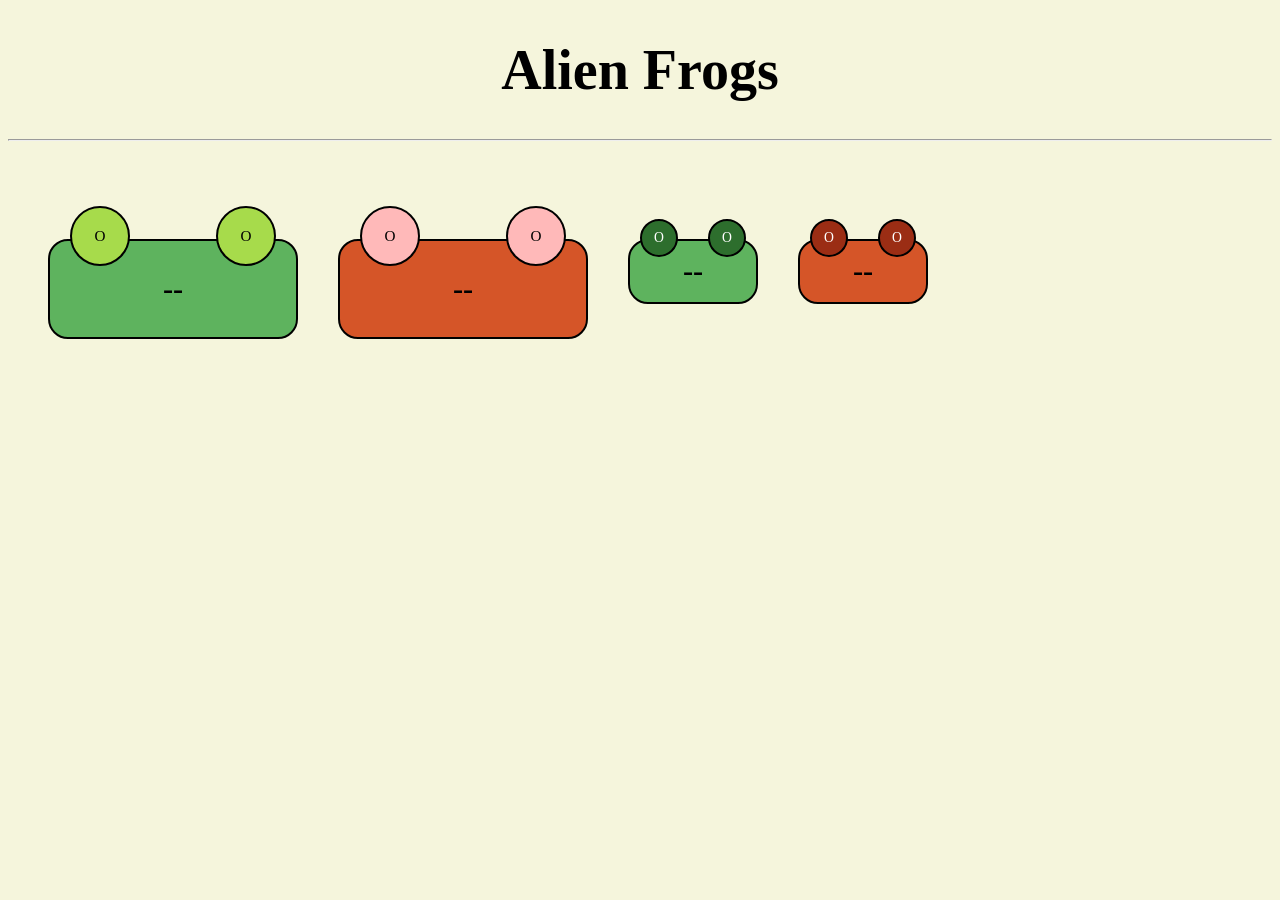
<file: 07-positioning-and-display/01-alien-frogs/index.html>
<!DOCTYPE html>
<html lang="en">
    <head>
        <title>Alien Frogs</title>
        <meta charset="utf-8">
        <meta name="author" content="Luca Varesio">
        <meta name="viewport" content="width=device-width , initial-scale=1">
        <meta name="description" content="Website that uses div elements to create alien frogs and arranges them on the page using display and position properties in CSS">
        <link rel="stylesheet" href="./assets/styles/style.css" />
    </head>
    <body>
        <h1>Alien Frogs</h1>
        <hr />
        <!--
            All four possible frog combinations are shown:
            type1 = green body  |  type2 = orange body
            big   = bright eyes |  small  = dark eyes

            The eyes are created entirely in CSS using ::before and ::after pseudo-elements,
            so each frog div only needs its class names and the mouth text "--".

            The frogs are repeated several times to fill the page
            and to demonstrate the left-to-right wrapping behaviour.
        -->
        <div class="frogs-container">
            <div class="frog type1 big">--</div>
            <div class="frog type2 big">--</div>
            <div class="frog type1 small">--</div>
            <div class="frog type2 small">--</div>
        </div>
    </body>
</html>
</file>
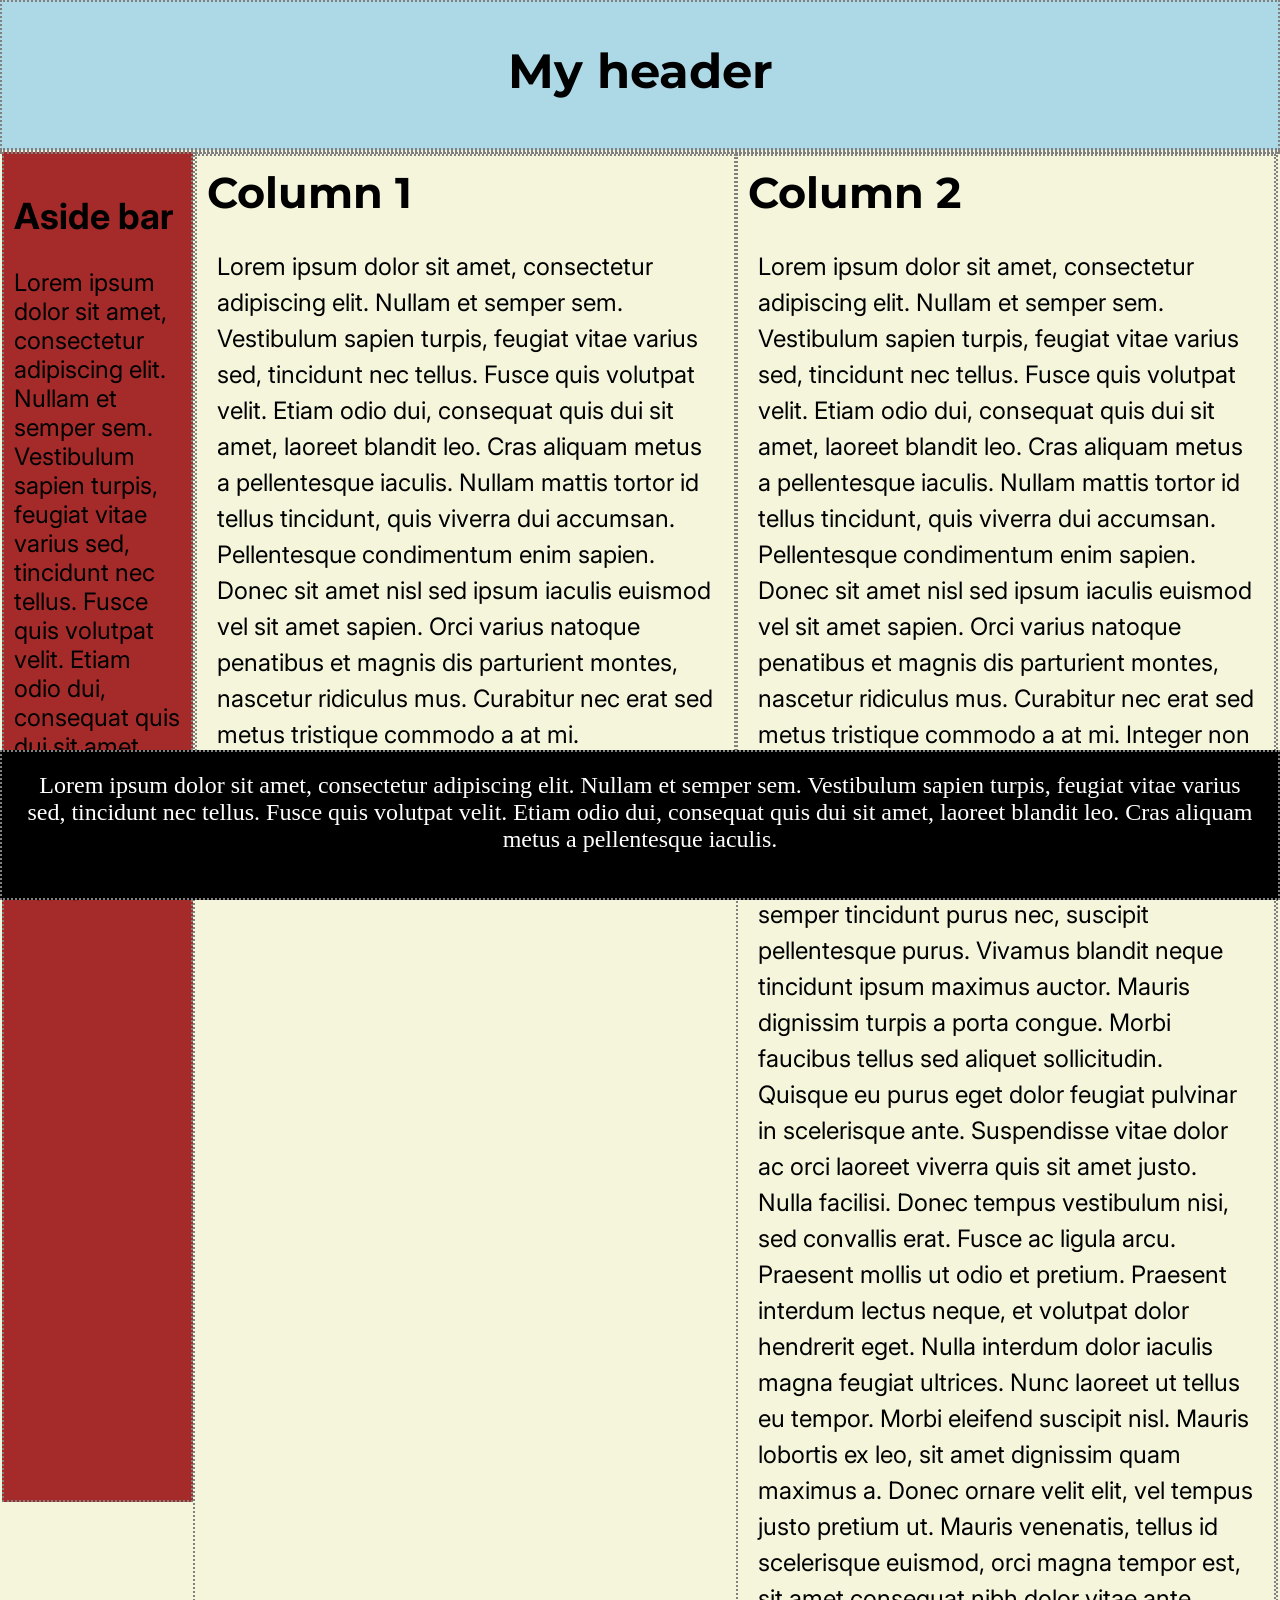
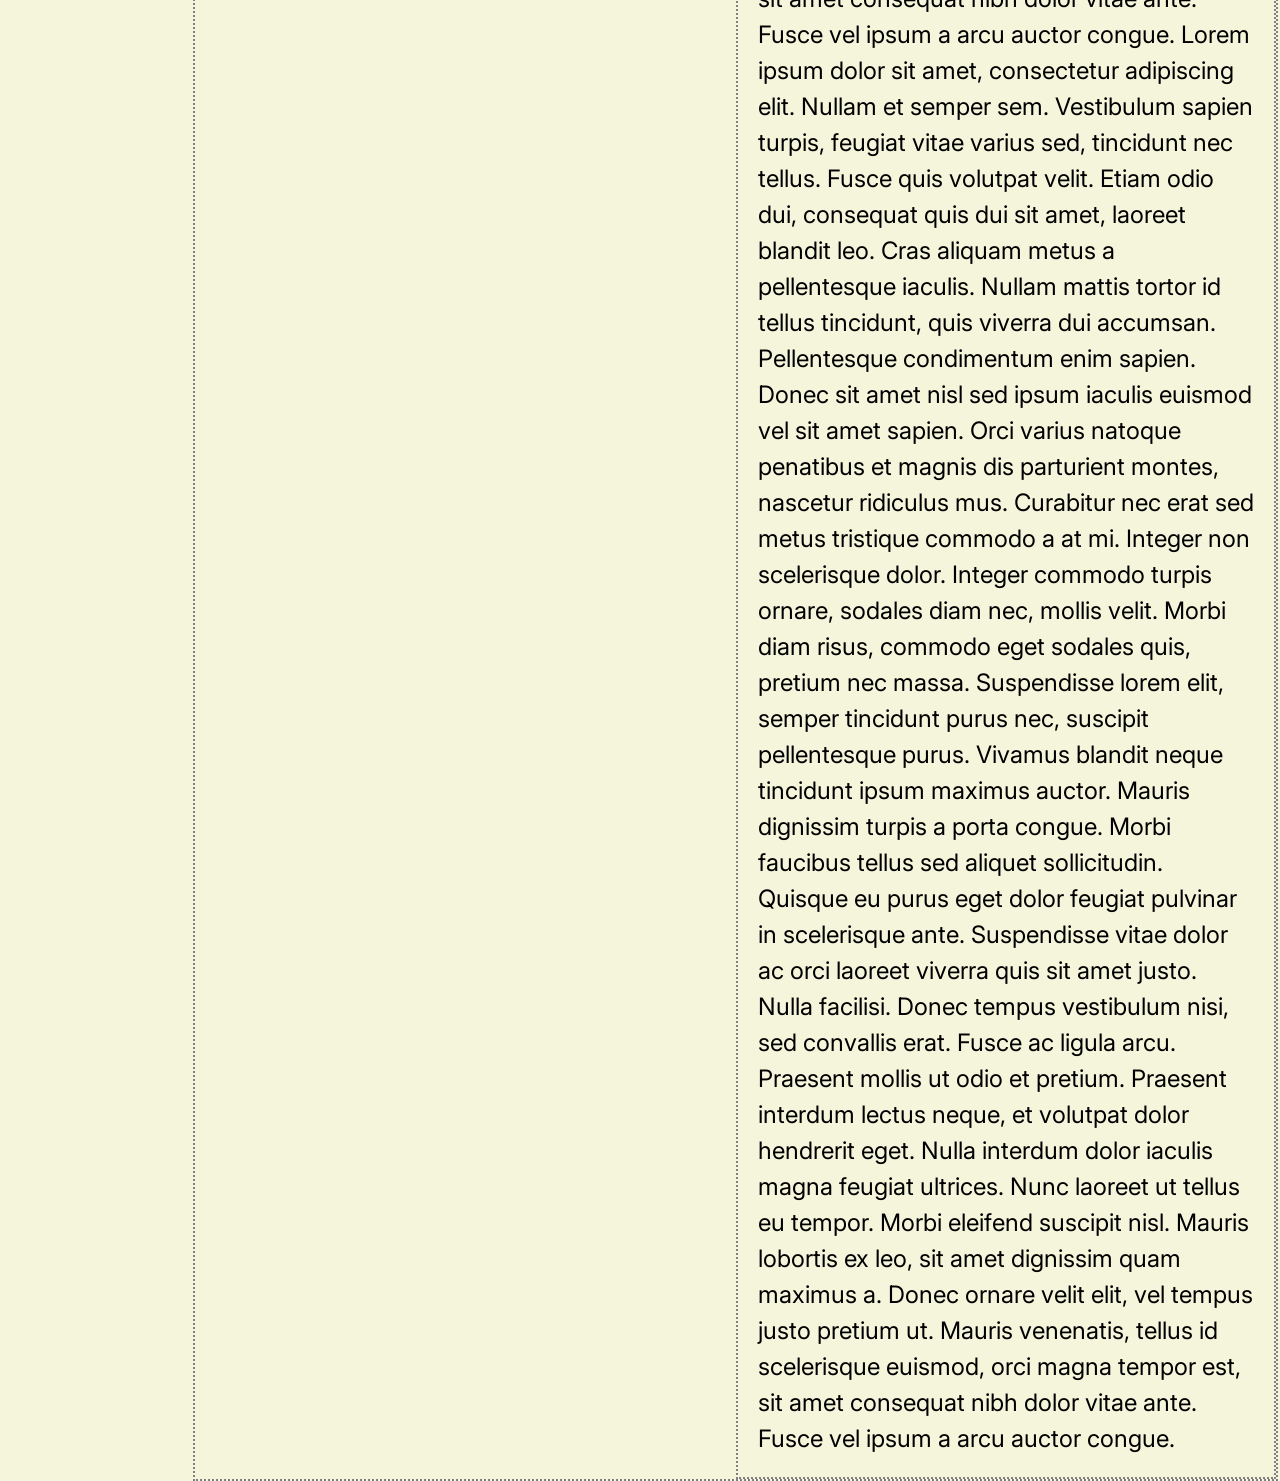
<file: 07b-float/01-columns-columns/index.html>
<!DOCTYPE html>
<html>
    <head>
        <title>01-Columns-Columns</title>
        <meta charset="utf-8">
        <meta name="viewport" content="width=device-width, initial-scale=1">
        <meta name="author" content="Luca Varesio">
        <meta name="description" content="Website that test positioning, floating and margin">
        <link rel="stylesheet" href="./assets/styles/style.css" />
    </head>
    <body>
        <header>
            <h1>My header</h1>
        </header>
        <main>
            <aside>
                <h2>
                    Aside bar
                </h2>
                <p>
                    Lorem ipsum dolor sit amet, consectetur adipiscing elit. Nullam et semper sem. 
                    Vestibulum sapien turpis, feugiat vitae varius sed, tincidunt nec tellus. 
                    Fusce quis volutpat velit. Etiam odio dui, consequat quis dui sit amet, laoreet blandit leo. 
                    Cras aliquam metus a pellentesque iaculis.
                </p>
            </aside>
            <div id="columns-container">
                <div class="columns">
                    <h2>Column 1</h2>
                    <p>
                        Lorem ipsum dolor sit amet, consectetur adipiscing elit. Nullam et semper sem. 
                        Vestibulum sapien turpis, feugiat vitae varius sed, tincidunt nec tellus. 
                        Fusce quis volutpat velit. Etiam odio dui, consequat quis dui sit amet, laoreet blandit leo. 
                        Cras aliquam metus a pellentesque iaculis. 
                        Nullam mattis tortor id tellus tincidunt, quis viverra dui accumsan. 
                        Pellentesque condimentum enim sapien. 
                        Donec sit amet nisl sed ipsum iaculis euismod vel sit amet sapien. 
                        Orci varius natoque penatibus et magnis dis parturient montes, nascetur ridiculus mus. 
                        Curabitur nec erat sed metus tristique commodo a at mi.
                    </p>
                </div>
                <div class="columns">
                    <h2>Column 2</h2>
                    <p>
                        Lorem ipsum dolor sit amet, consectetur adipiscing elit. 
                        Nullam et semper sem. Vestibulum sapien turpis, feugiat vitae varius sed, 
                        tincidunt nec tellus. Fusce quis volutpat velit. Etiam odio dui, 
                        consequat quis dui sit amet, laoreet blandit leo. Cras aliquam metus a 
                        pellentesque iaculis. Nullam mattis tortor id tellus tincidunt, quis 
                        viverra dui accumsan. Pellentesque condimentum enim sapien. Donec sit amet 
                        nisl sed ipsum iaculis euismod vel sit amet sapien. Orci varius natoque 
                        penatibus et magnis dis parturient montes, nascetur ridiculus mus. 
                        Curabitur nec erat sed metus tristique commodo a at mi.
                        Integer non scelerisque dolor. Integer commodo turpis ornare, 
                        sodales diam nec, mollis velit. Morbi diam risus, commodo eget sodales quis,
                         pretium nec massa. Suspendisse lorem elit, semper tincidunt purus nec, 
                         suscipit pellentesque purus. 
                         Vivamus blandit neque tincidunt ipsum maximus auctor. 
                         Mauris dignissim turpis a porta congue. 
                         Morbi faucibus tellus sed aliquet sollicitudin. 
                         Quisque eu purus eget dolor feugiat pulvinar in scelerisque ante. 
                         Suspendisse vitae dolor ac orci laoreet viverra quis sit amet justo. 
                         Nulla facilisi. Donec tempus vestibulum nisi, sed convallis erat. 
                         Fusce ac ligula arcu. Praesent mollis ut odio et pretium.
                        Praesent interdum lectus neque, et volutpat dolor hendrerit eget.
                         Nulla interdum dolor iaculis magna feugiat ultrices. 
                         Nunc laoreet ut tellus eu tempor. Morbi eleifend suscipit nisl.
                         Mauris lobortis ex leo, sit amet dignissim quam maximus a. 
                         Donec ornare velit elit, vel tempus justo pretium ut. 
                         Mauris venenatis, tellus id scelerisque euismod, orci magna tempor est, 
                         sit amet consequat nibh dolor vitae ante. 
                         Fusce vel ipsum a arcu auctor congue.

                         Lorem ipsum dolor sit amet, consectetur adipiscing elit. 
                        Nullam et semper sem. Vestibulum sapien turpis, feugiat vitae varius sed, 
                        tincidunt nec tellus. Fusce quis volutpat velit. Etiam odio dui, 
                        consequat quis dui sit amet, laoreet blandit leo. Cras aliquam metus a 
                        pellentesque iaculis. Nullam mattis tortor id tellus tincidunt, quis 
                        viverra dui accumsan. Pellentesque condimentum enim sapien. Donec sit amet 
                        nisl sed ipsum iaculis euismod vel sit amet sapien. Orci varius natoque 
                        penatibus et magnis dis parturient montes, nascetur ridiculus mus. 
                        Curabitur nec erat sed metus tristique commodo a at mi.
                        Integer non scelerisque dolor. Integer commodo turpis ornare, 
                        sodales diam nec, mollis velit. Morbi diam risus, commodo eget sodales quis,
                         pretium nec massa. Suspendisse lorem elit, semper tincidunt purus nec, 
                         suscipit pellentesque purus. 
                         Vivamus blandit neque tincidunt ipsum maximus auctor. 
                         Mauris dignissim turpis a porta congue. 
                         Morbi faucibus tellus sed aliquet sollicitudin. 
                         Quisque eu purus eget dolor feugiat pulvinar in scelerisque ante. 
                         Suspendisse vitae dolor ac orci laoreet viverra quis sit amet justo. 
                         Nulla facilisi. Donec tempus vestibulum nisi, sed convallis erat. 
                         Fusce ac ligula arcu. Praesent mollis ut odio et pretium.
                        Praesent interdum lectus neque, et volutpat dolor hendrerit eget.
                         Nulla interdum dolor iaculis magna feugiat ultrices. 
                         Nunc laoreet ut tellus eu tempor. Morbi eleifend suscipit nisl.
                         Mauris lobortis ex leo, sit amet dignissim quam maximus a. 
                         Donec ornare velit elit, vel tempus justo pretium ut. 
                         Mauris venenatis, tellus id scelerisque euismod, orci magna tempor est, 
                         sit amet consequat nibh dolor vitae ante. 
                         Fusce vel ipsum a arcu auctor congue.
                    </p>
                </div>
            </div>
        </main>
        <footer>
            Lorem ipsum dolor sit amet, consectetur adipiscing elit. Nullam et semper sem. 
            Vestibulum sapien turpis, feugiat vitae varius sed, tincidunt nec tellus. 
            Fusce quis volutpat velit. Etiam odio dui, consequat quis dui sit amet, laoreet blandit leo. 
            Cras aliquam metus a pellentesque iaculis.
        </footer>
    </body>
</html>
</file>
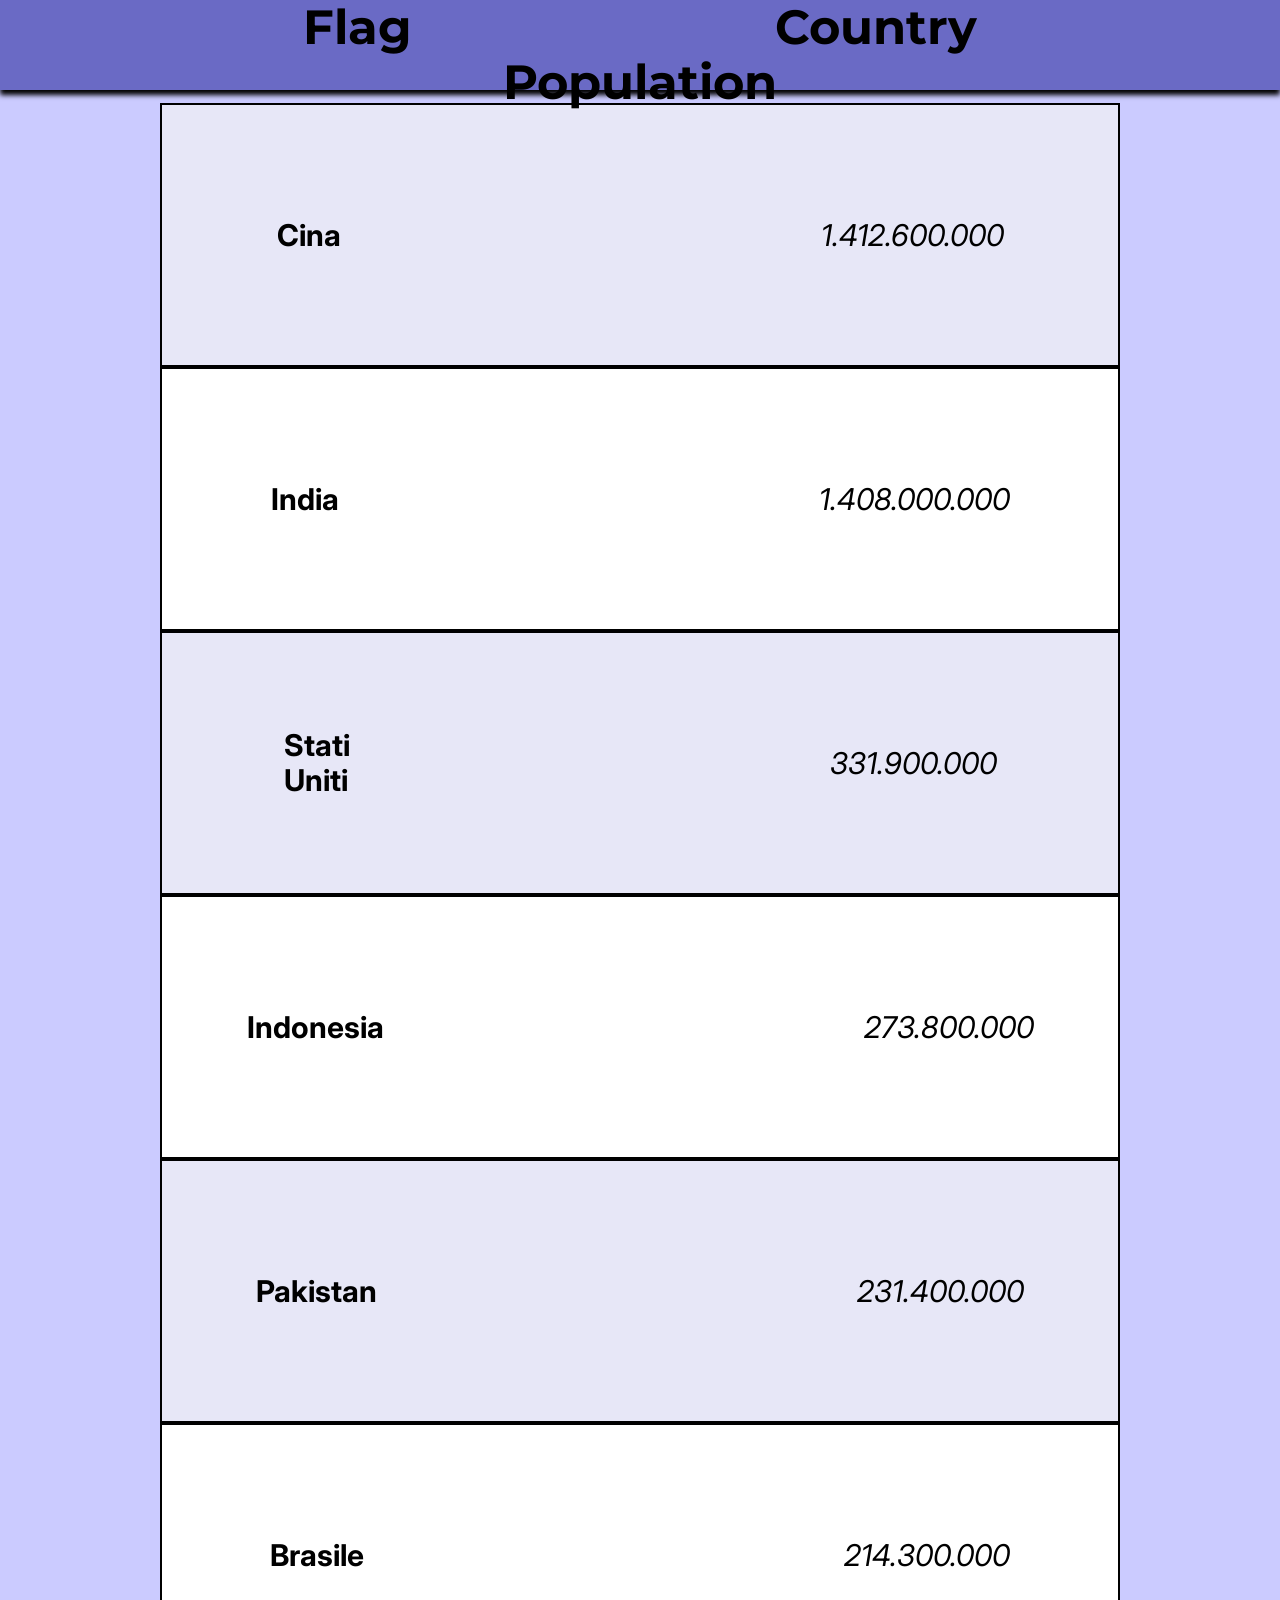
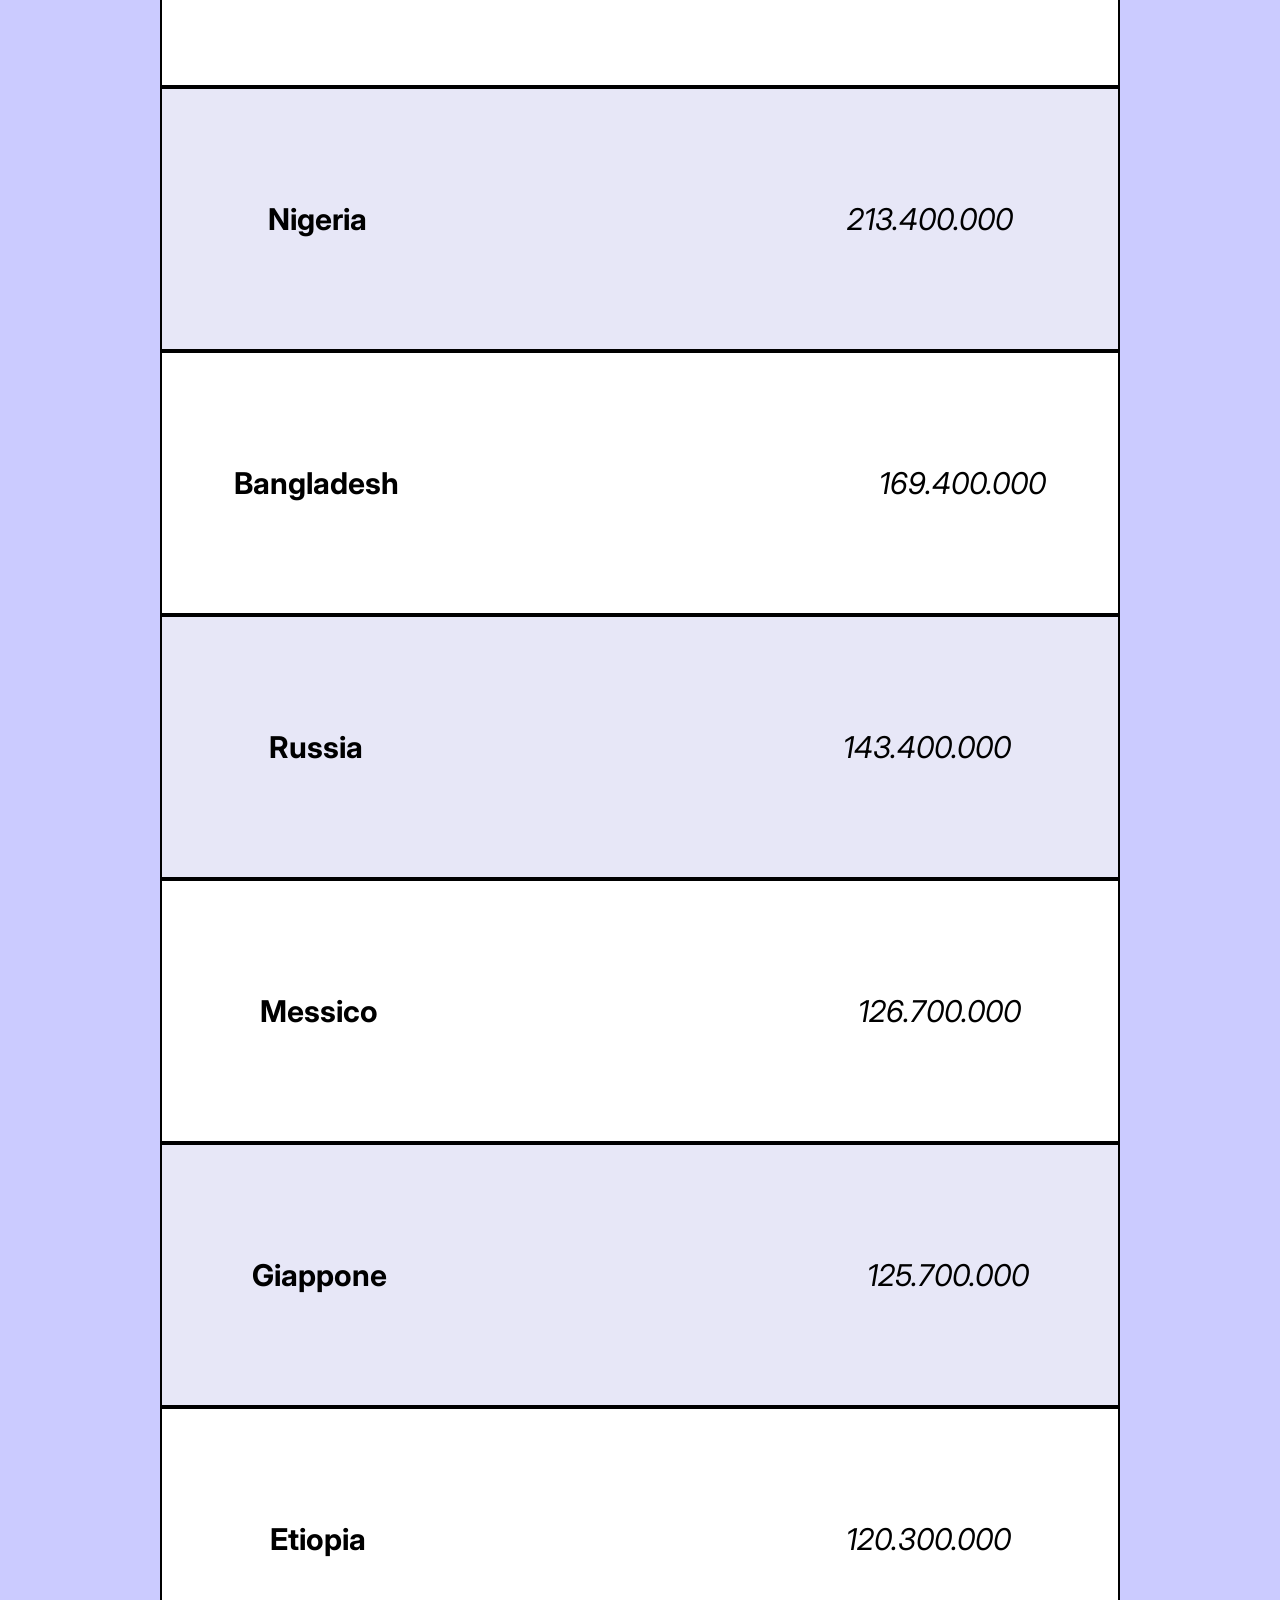
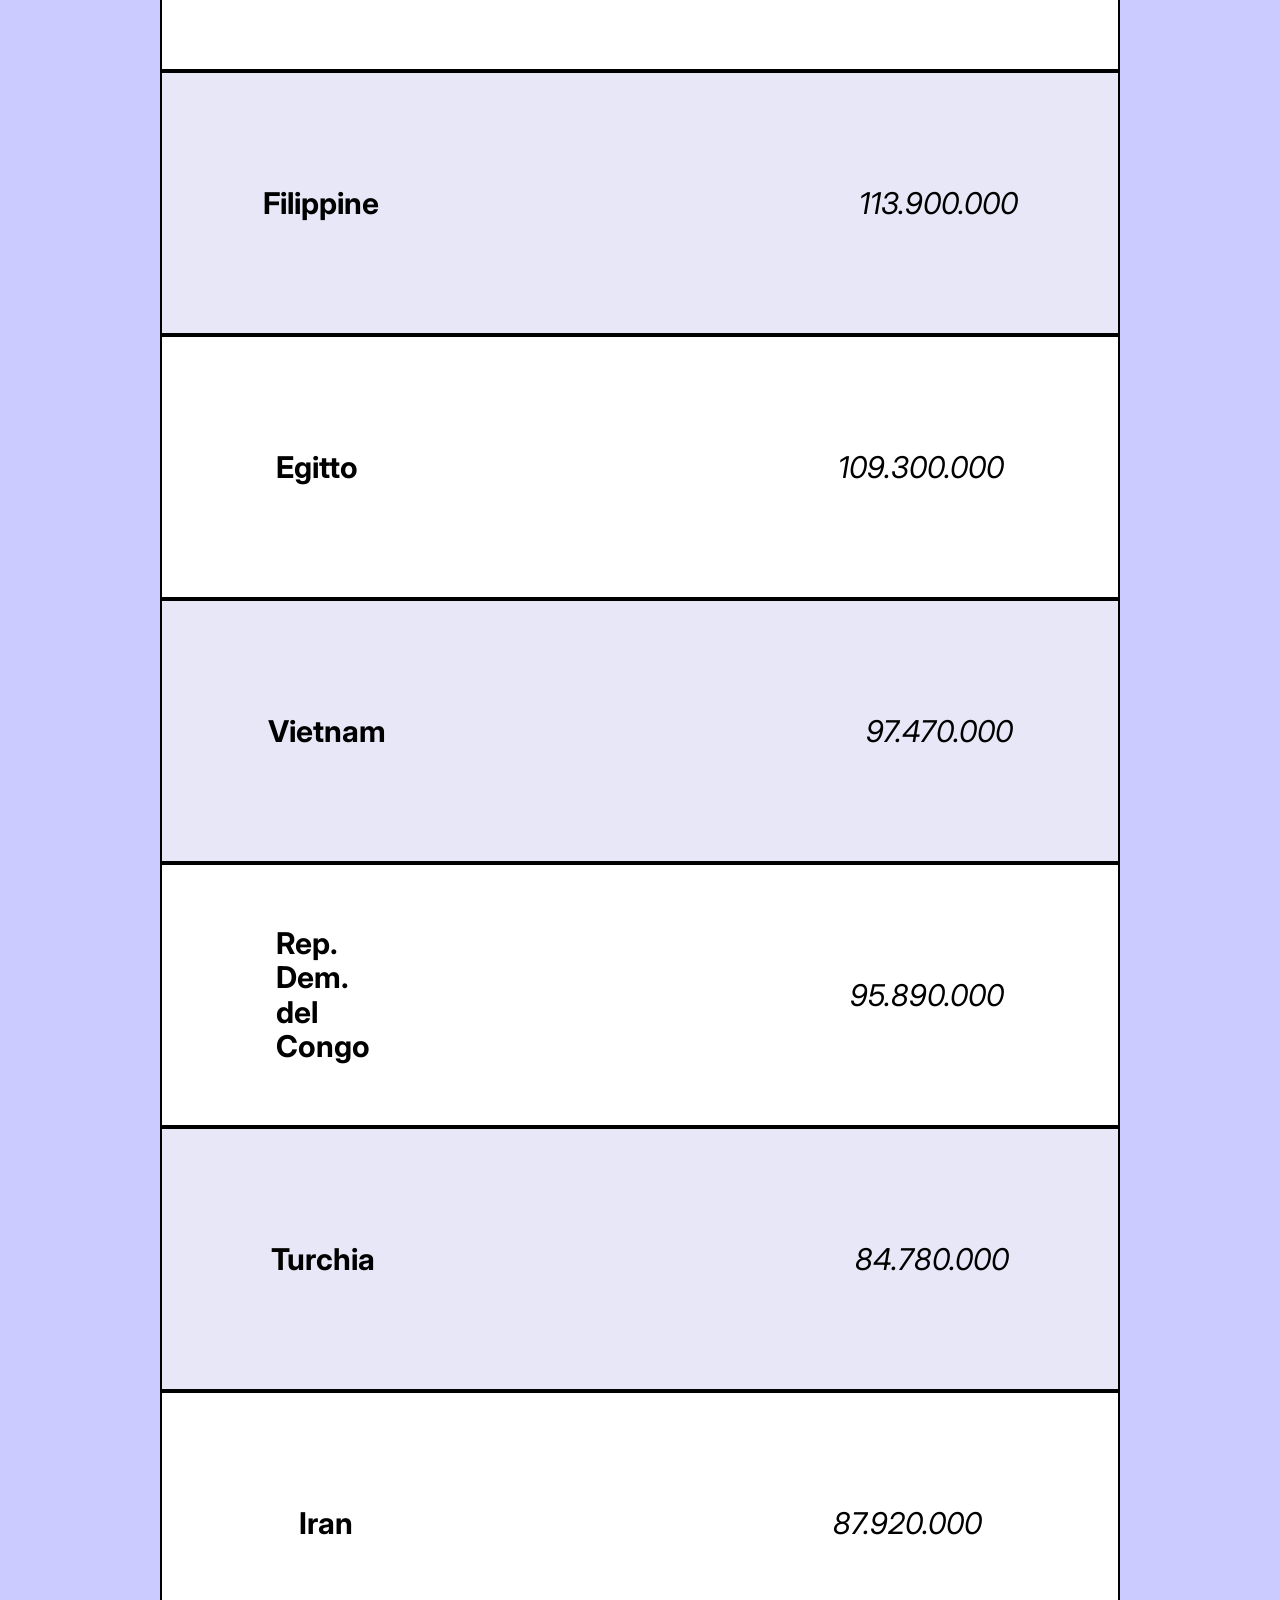
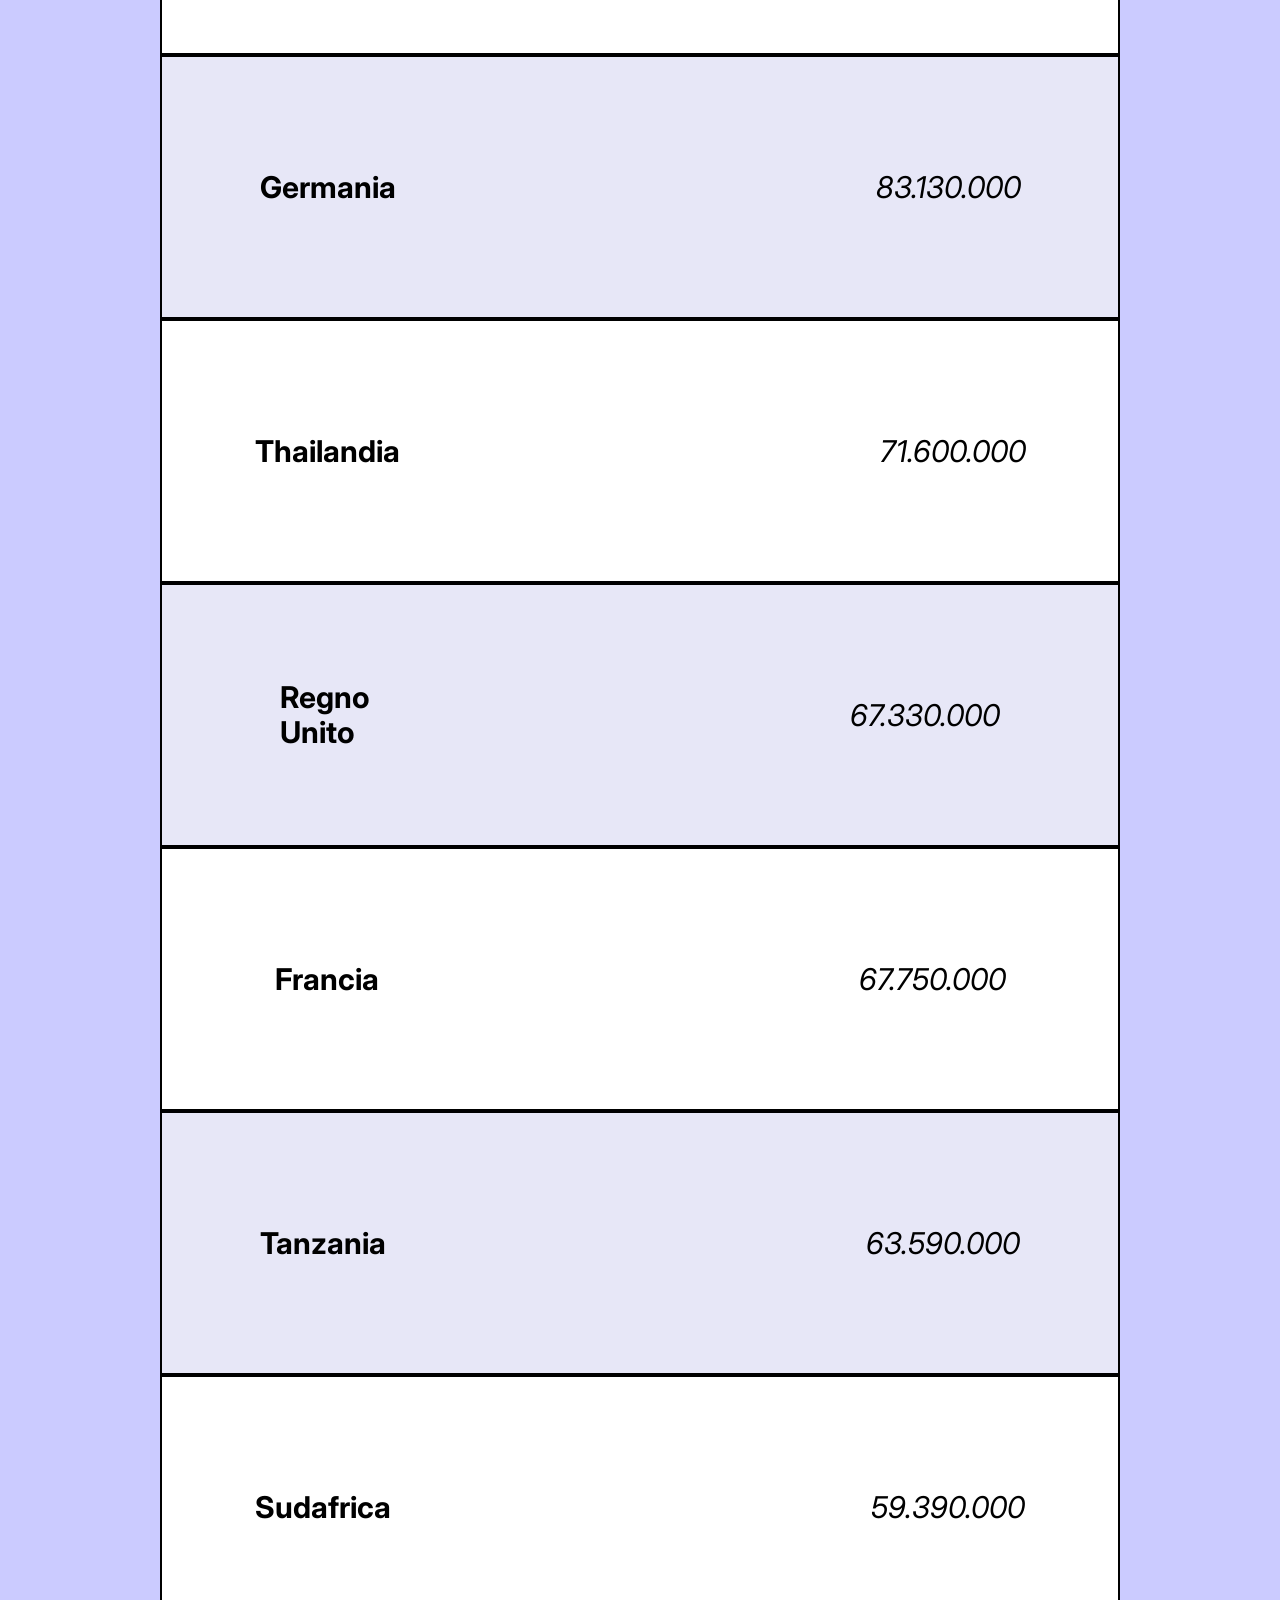
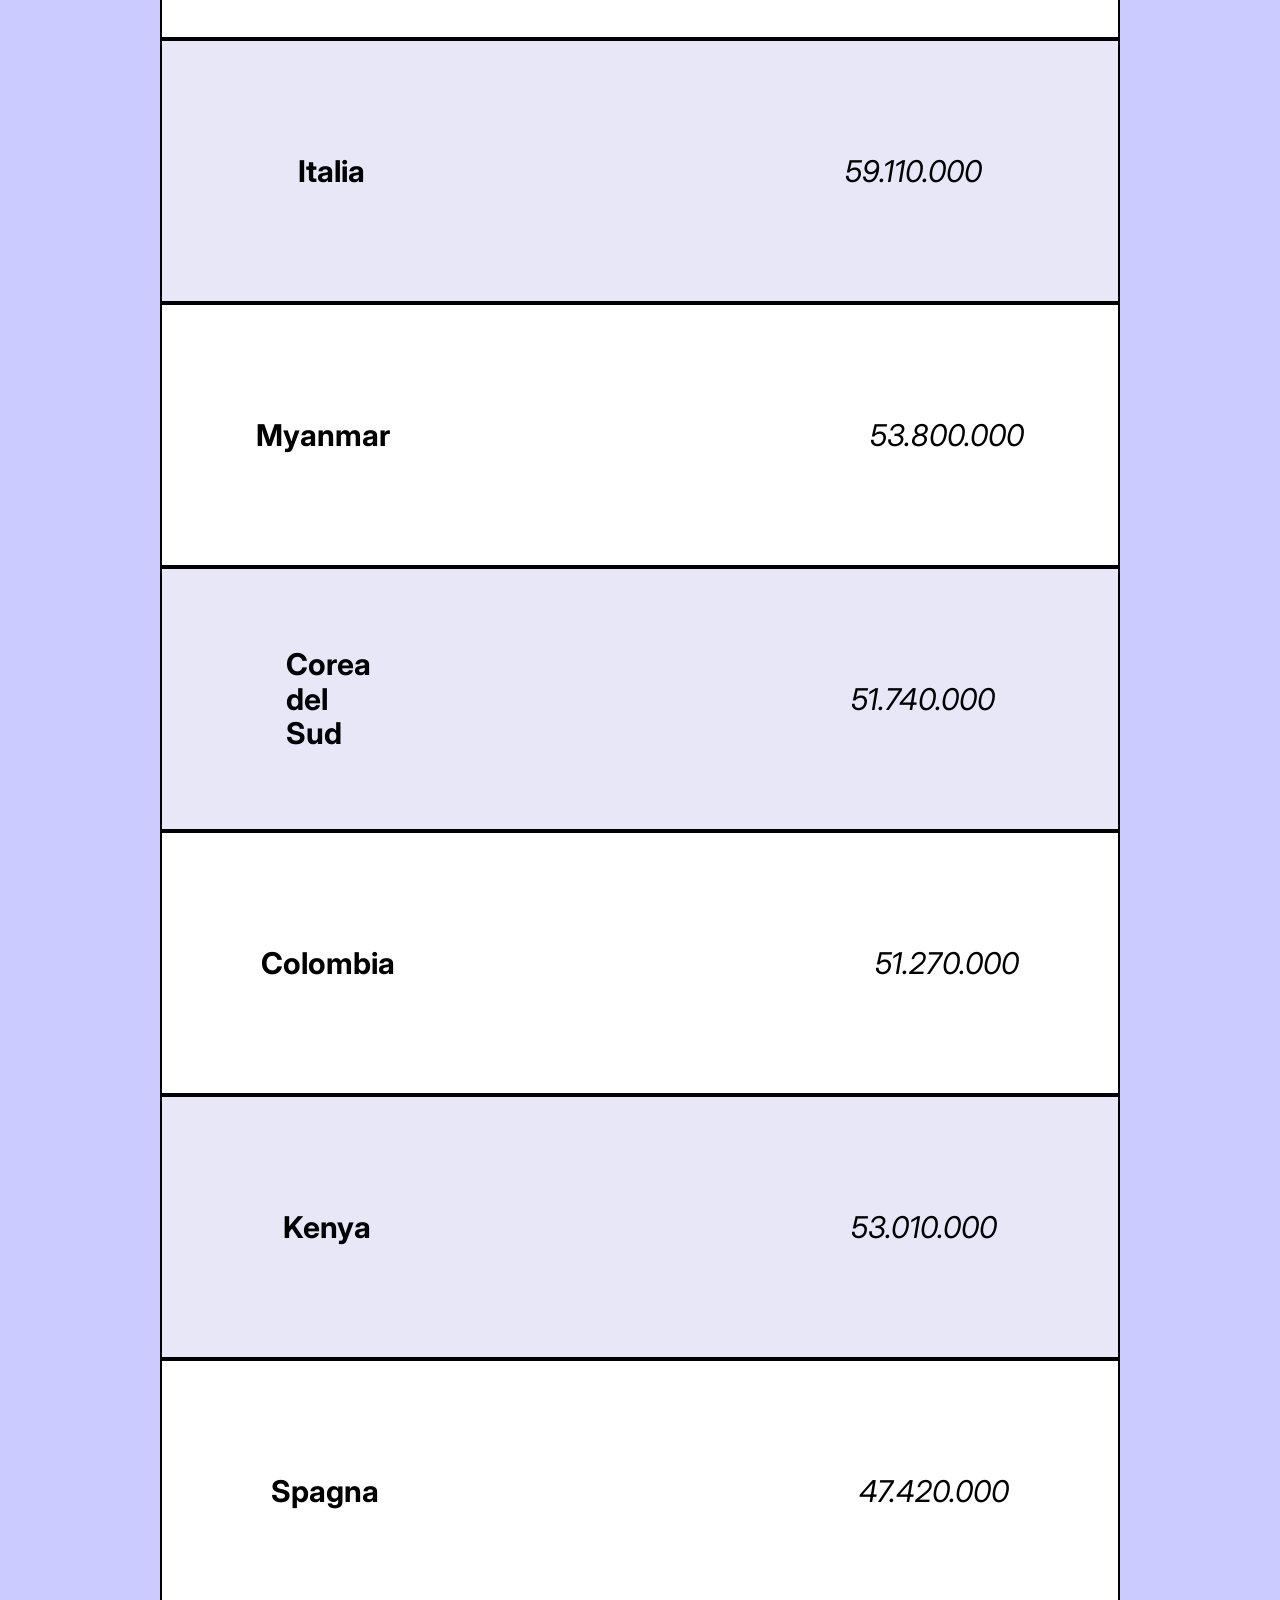
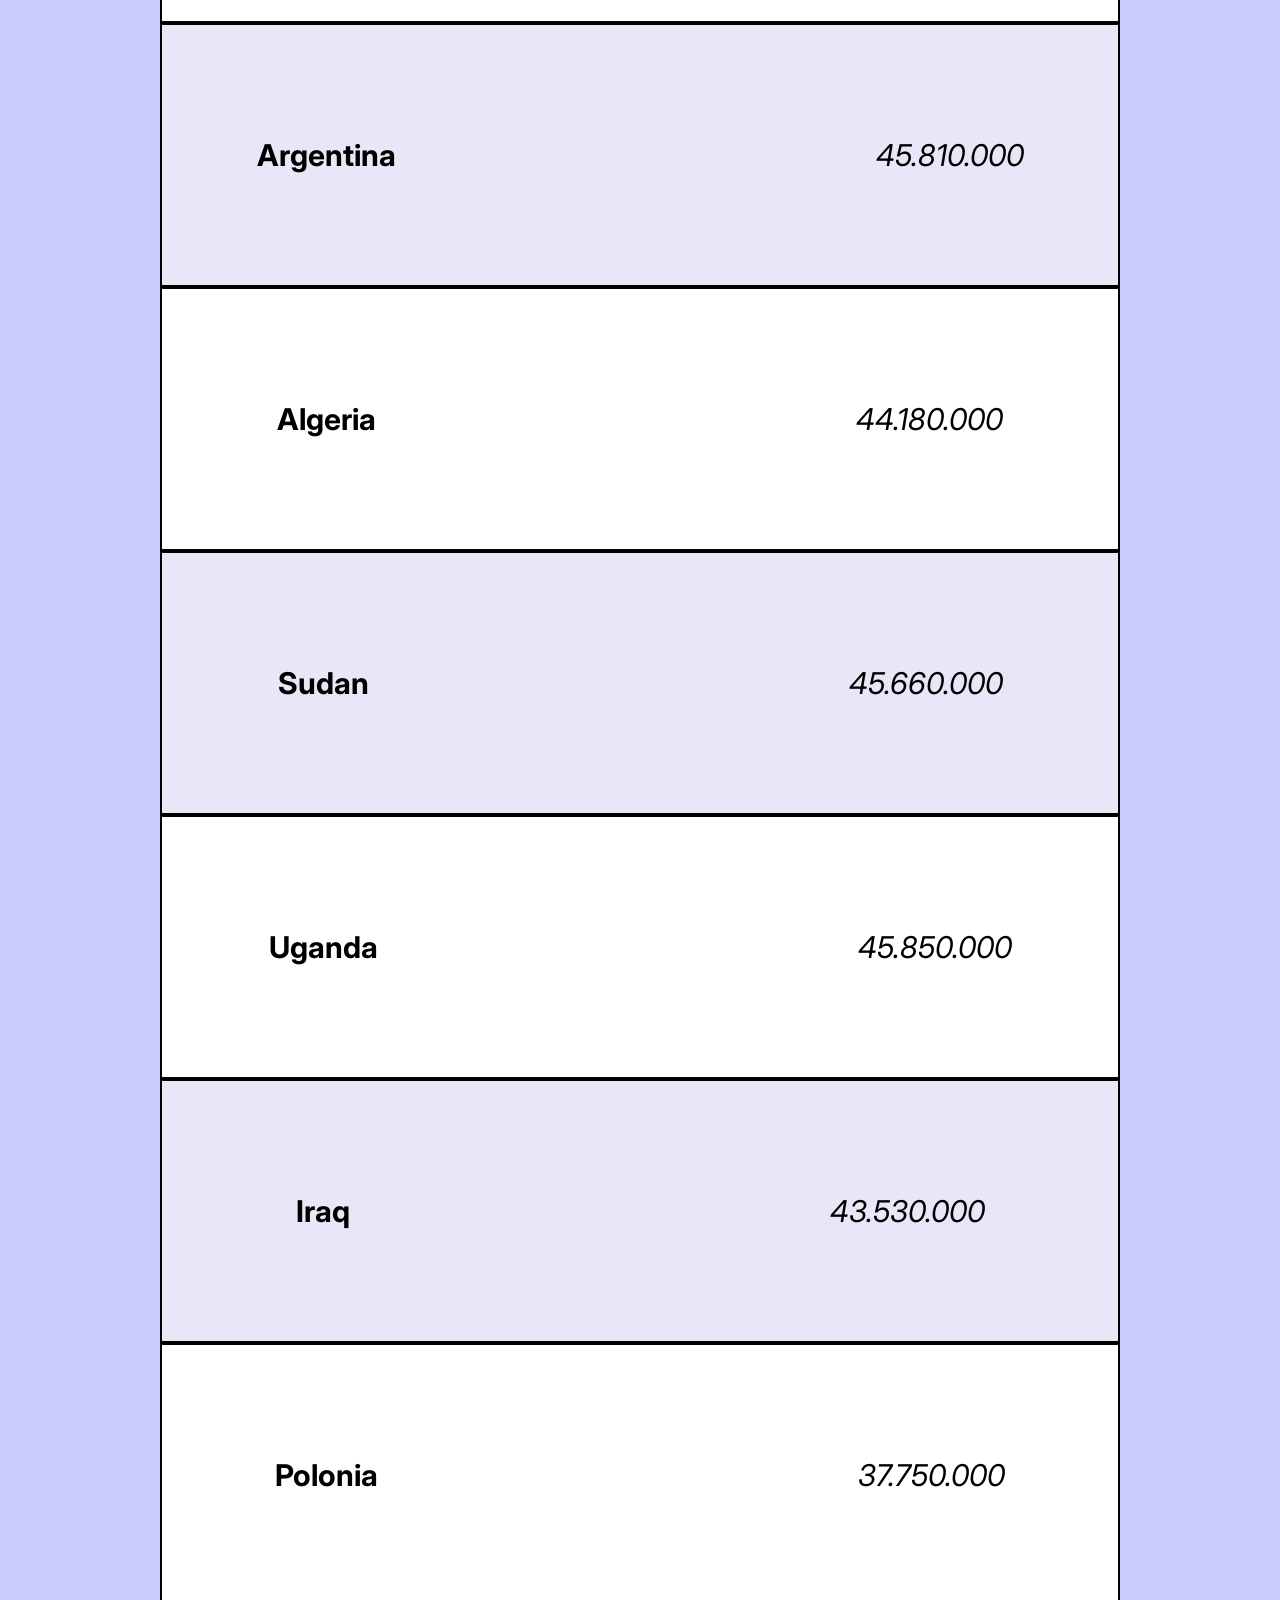
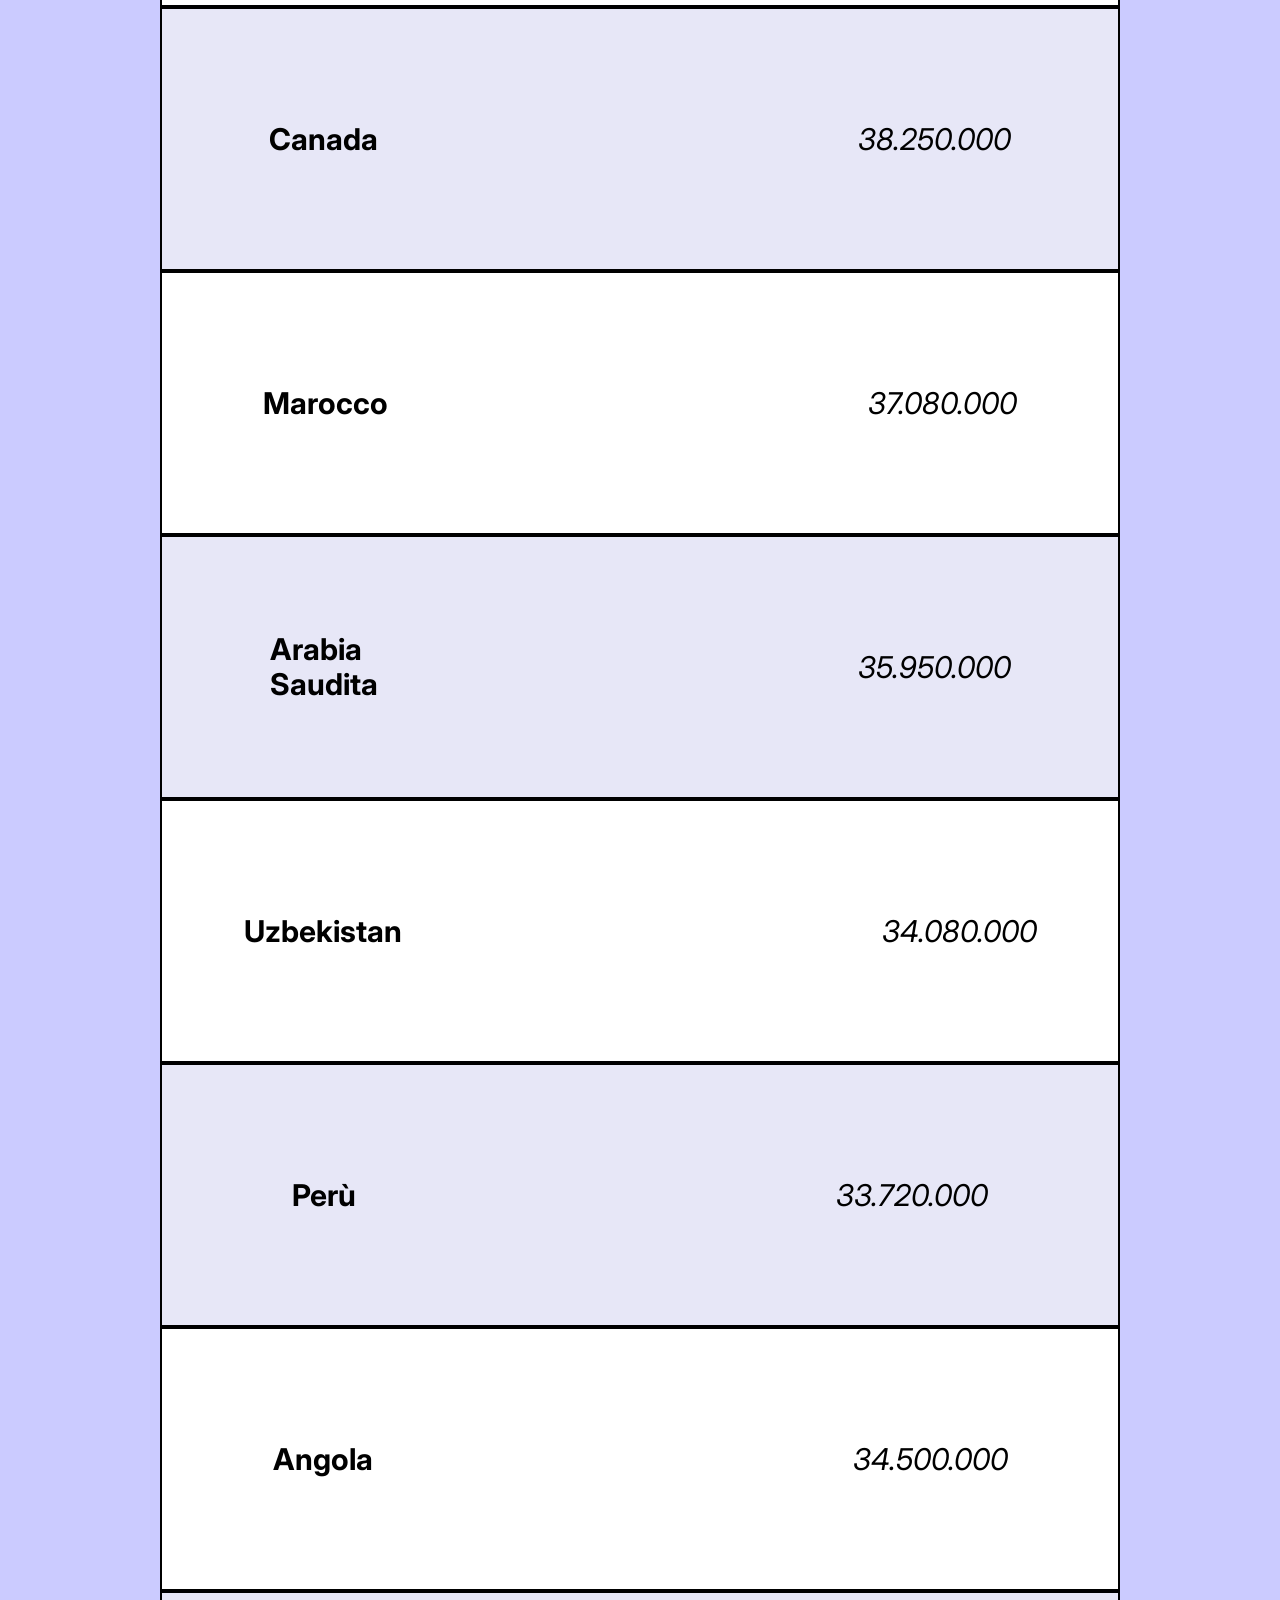
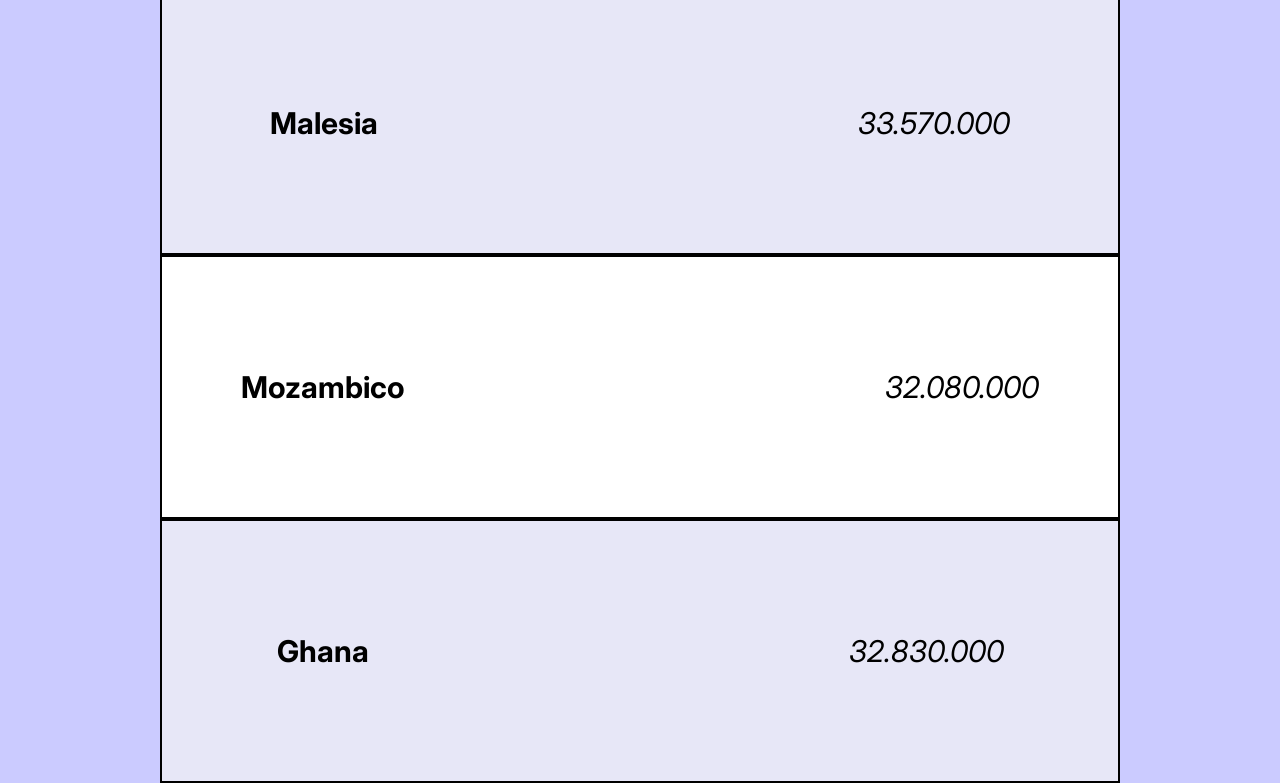
<file: 07b-float/02-united-nations/index.html>
<!DOCTYPE html>
<html>
    <head>
        <meta charset="utf-8">
        <meta http-equiv="X-UA-Compatible" content="IE=edge">
        <title>02 - United Nations</title>
        <meta name="description" content="">
        <meta name="viewport" content="width=device-width, initial-scale=1">
        <link rel="stylesheet" href="./assets/styles/normalize.css" />
        <link rel="stylesheet" href="./assets/styles/style.css" />
    </head>
    <body>
        <!--
        
        index.html

        The index.html is a list of country, collect on an ul element and every section is on
        a span elements (the image are on a div element)

        Every container in the list item has a specific class

        The header is made with span elements with the title of flag country and population
        
         -->
        <header>
            <span>Flag</span>
            <span>Country</span>
            <span>Population</span>
        </header>
        <main>
            <ul>
                <li>
                    <!-- Every element is colect with this set: div - span - span -->
                    <div class="flag-container"><img src="./assets/images/china.webp" alt="Cina"></div>
                    <span class="country-name">Cina</span>
                    <span class="population">1.412.600.000</span>
                </li>
                <li>
                    <div class="flag-container"><img src="./assets/images/india.webp" alt="India"></div>
                    <span class="country-name">India</span>
                    <span class="population">1.408.000.000</span>
                </li>
                <li>
                    <div class="flag-container"><img src="./assets/images/usa.webp" alt="Stati Uniti"></div>
                    <span class="country-name">Stati Uniti</span>
                    <span class="population">331.900.000</span>
                </li>
                <li>
                    <div class="flag-container"><img src="./assets/images/indonesia.webp" alt="Indonesia"></div>
                    <span class="country-name">Indonesia</span>
                    <span class="population">273.800.000</span>
                </li>
                <li>
                    <div class="flag-container"><img src="./assets/images/pakistan.webp" alt="Pakistan"></div>
                    <span class="country-name">Pakistan</span>
                    <span class="population">231.400.000</span>
                </li>
                <li>
                    <div class="flag-container"><img src="./assets/images/brazil.webp" alt="Brasile"></div>
                    <span class="country-name">Brasile</span>
                    <span class="population">214.300.000</span>
                </li>
                <li>
                    <div class="flag-container"><img src="./assets/images/nigeria.webp" alt="Nigeria"></div>
                    <span class="country-name">Nigeria</span>
                    <span class="population">213.400.000</span>
                </li>
                <li>
                    <div class="flag-container"><img src="./assets/images/bangladesh.webp" alt="Bangladesh"></div>
                    <span class="country-name">Bangladesh</span>
                    <span class="population">169.400.000</span>
                </li>
                <li>
                    <div class="flag-container"><img src="./assets/images/russia.webp" alt="Russia"></div>
                    <span class="country-name">Russia</span>
                    <span class="population">143.400.000</span>
                </li>
                <li>
                    <div class="flag-container"><img src="./assets/images/mexico.webp" alt="Messico"></div>
                    <span class="country-name">Messico</span>
                    <span class="population">126.700.000</span>
                </li>
                <li>
                    <div class="flag-container"><img src="./assets/images/japan.webp" alt="Giappone"></div>
                    <span class="country-name">Giappone</span>
                    <span class="population">125.700.000</span>
                </li>
                <li>
                    <div class="flag-container"><img src="./assets/images/ethiopia.webp" alt="Etiopia"></div>
                    <span class="country-name">Etiopia</span>
                    <span class="population">120.300.000</span>
                </li>
                <li>
                    <div class="flag-container"><img src="./assets/images/philippines.webp" alt="Filippine"></div>
                    <span class="country-name">Filippine</span>
                    <span class="population">113.900.000</span>
                </li>
                <li>
                    <div class="flag-container"><img src="./assets/images/egypt.webp" alt="Egitto"></div>
                    <span class="country-name">Egitto</span>
                    <span class="population">109.300.000</span>
                </li>
                <li>
                    <div class="flag-container"><img src="./assets/images/vietnam.webp" alt="Vietnam"></div>
                    <span class="country-name">Vietnam</span>
                    <span class="population">97.470.000</span>
                </li>
                <li>
                    <div class="flag-container"><img src="./assets/images/dr-congo.webp" alt="RDC"></div>
                    <span class="country-name">Rep. Dem. del Congo</span>
                    <span class="population">95.890.000</span>
                </li>
                <li>
                    <div class="flag-container"><img src="./assets/images/turkey.webp" alt="Turchia"></div>
                    <span class="country-name">Turchia</span>
                    <span class="population">84.780.000</span>
                </li>
                <li>
                    <div class="flag-container"><img src="./assets/images/iran.webp" alt="Iran"></div>
                    <span class="country-name">Iran</span>
                    <span class="population">87.920.000</span>
                </li>
                <li>
                    <div class="flag-container"><img src="./assets/images/germany.webp" alt="Germania"></div>
                    <span class="country-name">Germania</span>
                    <span class="population">83.130.000</span>
                </li>
                <li>
                    <div class="flag-container"><img src="./assets/images/thailand.webp" alt="Thailandia"></div>
                    <span class="country-name">Thailandia</span>
                    <span class="population">71.600.000</span>
                </li>
                <li>
                    <div class="flag-container"><img src="./assets/images/united-kingdom.webp" alt="Regno Unito"></div>
                    <span class="country-name">Regno Unito</span>
                    <span class="population">67.330.000</span>
                </li>
                <li>
                    <div class="flag-container"><img src="./assets/images/france.webp" alt="Francia"></div>
                    <span class="country-name">Francia</span>
                    <span class="population">67.750.000</span>
                </li>
                <li>
                    <div class="flag-container"><img src="./assets/images/tanzania.webp" alt="Tanzania"></div>
                    <span class="country-name">Tanzania</span>
                    <span class="population">63.590.000</span>
                </li>
                <li>
                    <div class="flag-container"><img src="./assets/images/south-africa.webp" alt="Sudafrica"></div>
                    <span class="country-name">Sudafrica</span>
                    <span class="population">59.390.000</span>
                </li>
                <li>
                    <div class="flag-container"><img src="./assets/images/italy.webp" alt="Italia"></div>
                    <span class="country-name">Italia</span>
                    <span class="population">59.110.000</span>
                </li>
                <li>
                    <div class="flag-container"><img src="./assets/images/myanmar.webp" alt="Myanmar"></div>
                    <span class="country-name">Myanmar</span>
                    <span class="population">53.800.000</span>
                </li>
                <li>
                    <div class="flag-container"><img src="./assets/images/south-korea.webp" alt="Corea del Sud"></div>
                    <span class="country-name">Corea del Sud</span>
                    <span class="population">51.740.000</span>
                </li>
                <li>
                    <div class="flag-container"><img src="./assets/images/colombia.webp" alt="Colombia"></div>
                    <span class="country-name">Colombia</span>
                    <span class="population">51.270.000</span>
                </li>
                <li>
                    <div class="flag-container"><img src="./assets/images/kenya.webp" alt="Kenya"></div>
                    <span class="country-name">Kenya</span>
                    <span class="population">53.010.000</span>
                </li>
                <li>
                    <div class="flag-container"><img src="./assets/images/spain.webp" alt="Spagna"></div>
                    <span class="country-name">Spagna</span>
                    <span class="population">47.420.000</span>
                </li>
                <li>
                    <div class="flag-container"><img src="./assets/images/argentina.webp" alt="Argentina"></div>
                    <span class="country-name">Argentina</span>
                    <span class="population">45.810.000</span>
                </li>
                <li>
                    <div class="flag-container"><img src="./assets/images/algeria.webp" alt="Algeria"></div>
                    <span class="country-name">Algeria</span>
                    <span class="population">44.180.000</span>
                </li>
                <li>
                    <div class="flag-container"><img src="./assets/images/sudan.webp" alt="Sudan"></div>
                    <span class="country-name">Sudan</span>
                    <span class="population">45.660.000</span>
                </li>
                <li>
                    <div class="flag-container"><img src="./assets/images/uganda.webp" alt="Uganda"></div>
                    <span class="country-name">Uganda</span>
                    <span class="population">45.850.000</span>
                </li>
                <li>
                    <div class="flag-container"><img src="./assets/images/iraq.webp" alt="Iraq"></div>
                    <span class="country-name">Iraq</span>
                    <span class="population">43.530.000</span>
                </li>
                <li>
                    <div class="flag-container"><img src="./assets/images/poland.webp" alt="Polonia"></div>
                    <span class="country-name">Polonia</span>
                    <span class="population">37.750.000</span>
                </li>
                <li>
                    <div class="flag-container"><img src="./assets/images/canada.webp" alt="Canada"></div>
                    <span class="country-name">Canada</span>
                    <span class="population">38.250.000</span>
                </li>
                <li>
                    <div class="flag-container"><img src="./assets/images/morocco.webp" alt="Marocco"></div>
                    <span class="country-name">Marocco</span>
                    <span class="population">37.080.000</span>
                </li>
                <li>
                    <div class="flag-container"><img src="./assets/images/saudi-arabia.webp" alt="Arabia Saudita"></div>
                    <span class="country-name">Arabia Saudita</span>
                    <span class="population">35.950.000</span>
                </li>
                <li>
                    <div class="flag-container"><img src="./assets/images/uzbekistan.webp" alt="Uzbekistan"></div>
                    <span class="country-name">Uzbekistan</span>
                    <span class="population">34.080.000</span>
                </li>
                <li>
                    <div class="flag-container"><img src="./assets/images/peru.webp" alt="Perù"></div>
                    <span class="country-name">Perù</span>
                    <span class="population">33.720.000</span>
                </li>
                <li>
                    <div class="flag-container"><img src="./assets/images/angola.webp" alt="Angola"></div>
                    <span class="country-name">Angola</span>
                    <span class="population">34.500.000</span>
                </li>
                <li>
                    <div class="flag-container"><img src="./assets/images/malaysia.webp" alt="Malesia"></div>
                    <span class="country-name">Malesia</span>
                    <span class="population">33.570.000</span>
                </li>
                <li>
                    <div class="flag-container"><img src="./assets/images/mozambique.webp" alt="Mozambico"></div>
                    <span class="country-name">Mozambico</span>
                    <span class="population">32.080.000</span>
                </li>
                <li>
                    <div class="flag-container"><img src="./assets/images/ghana.webp" alt="Ghana"></div>
                    <span class="country-name">Ghana</span>
                    <span class="population">32.830.000</span>
                </li>
            </ul>
        </main>
    </body>
</html>
</file>
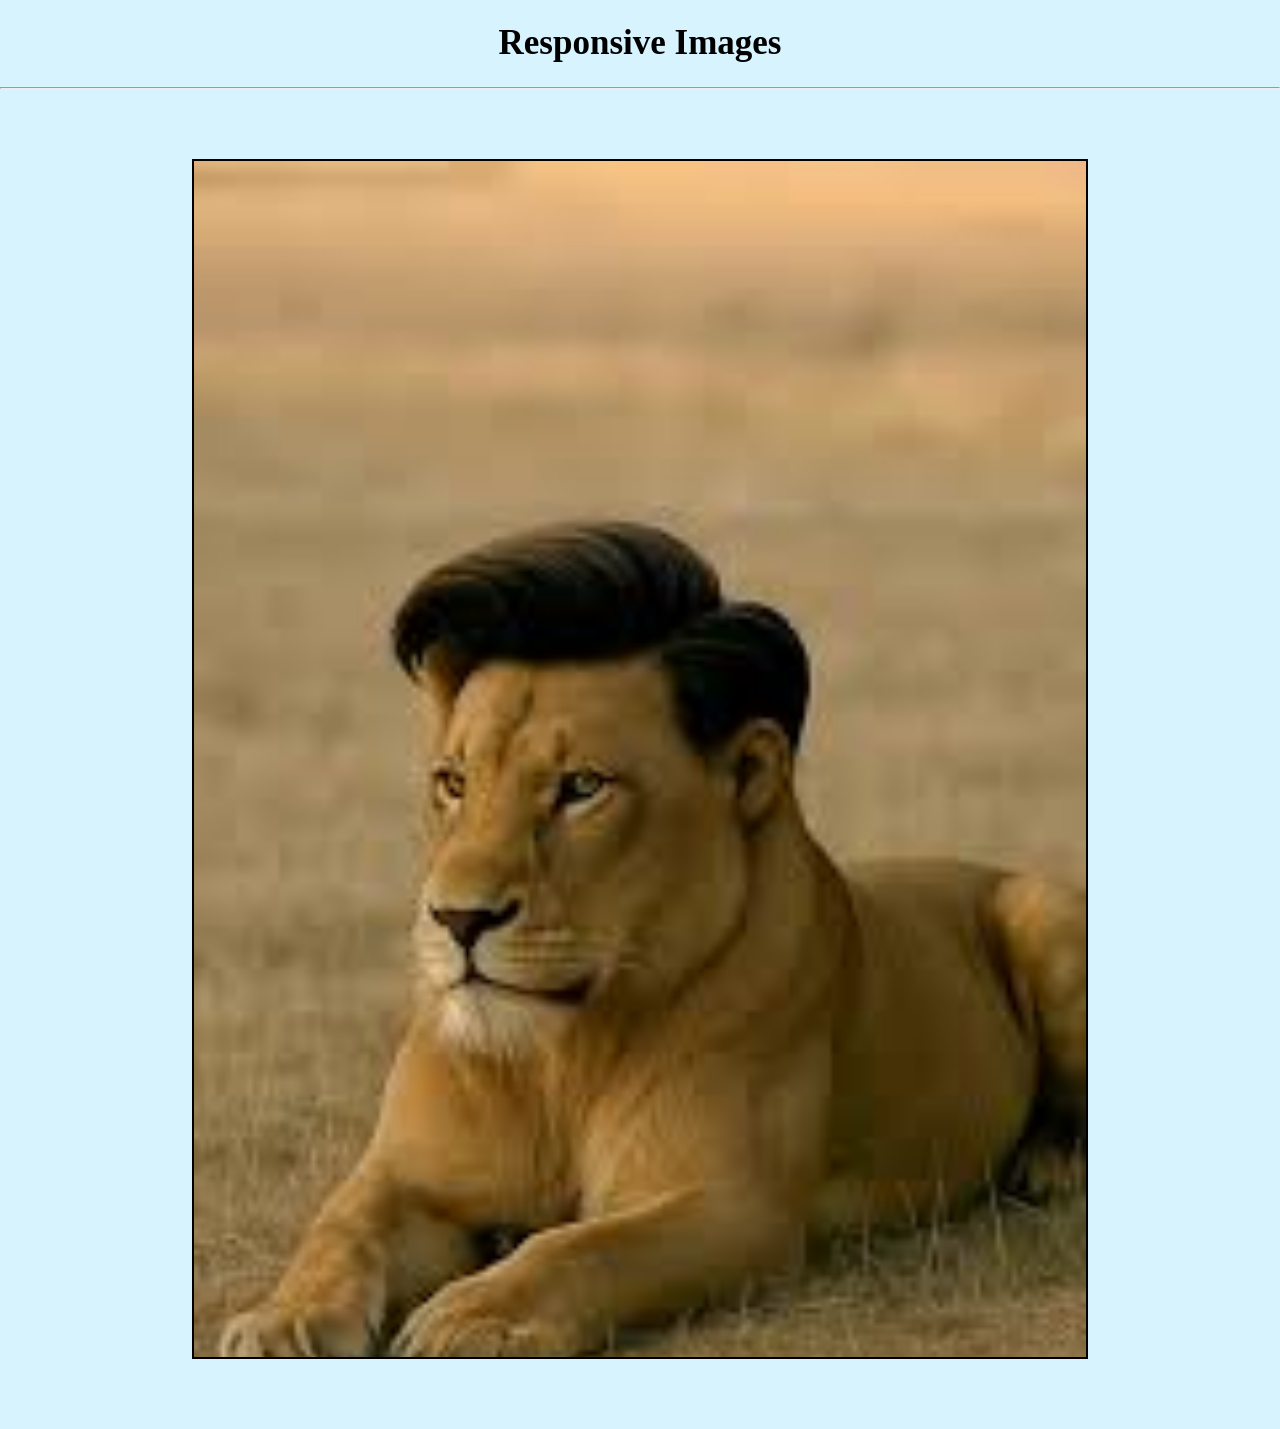
<file: 08-responsive-web-pages/01-boxed-in/index.html>
<!DOCTYPE html>
<html lang="en">
    <head>
        <title>01 - Boxed In</title>
        <meta charset="utf-8">
        <meta name="author" content="Luca Varesio">
        <!-- meta element for use the @media queries in the css code -->
        <meta name="viewport" content="width=device-width , initial-scale=1">
        <meta name="description" content="Website that test the responsive images"> 
        <link rel="stylesheet" href="./assets/styles/normalize.css" />
        <link rel="stylesheet" href="./assets/styles/style.css" />        
    </head>
    <body>
        <!-- 

        index.html

        in this file .html is used one div with an id attribute named "responsive-images"
        that contain the single images and when the display increases or decreases 
        the image change

        -->

        <h1>Responsive Images</h1> <hr />

        <!-- Container of the images -->
        <div id="responsive-images">

        </div>
    </body>
</html>
</file>
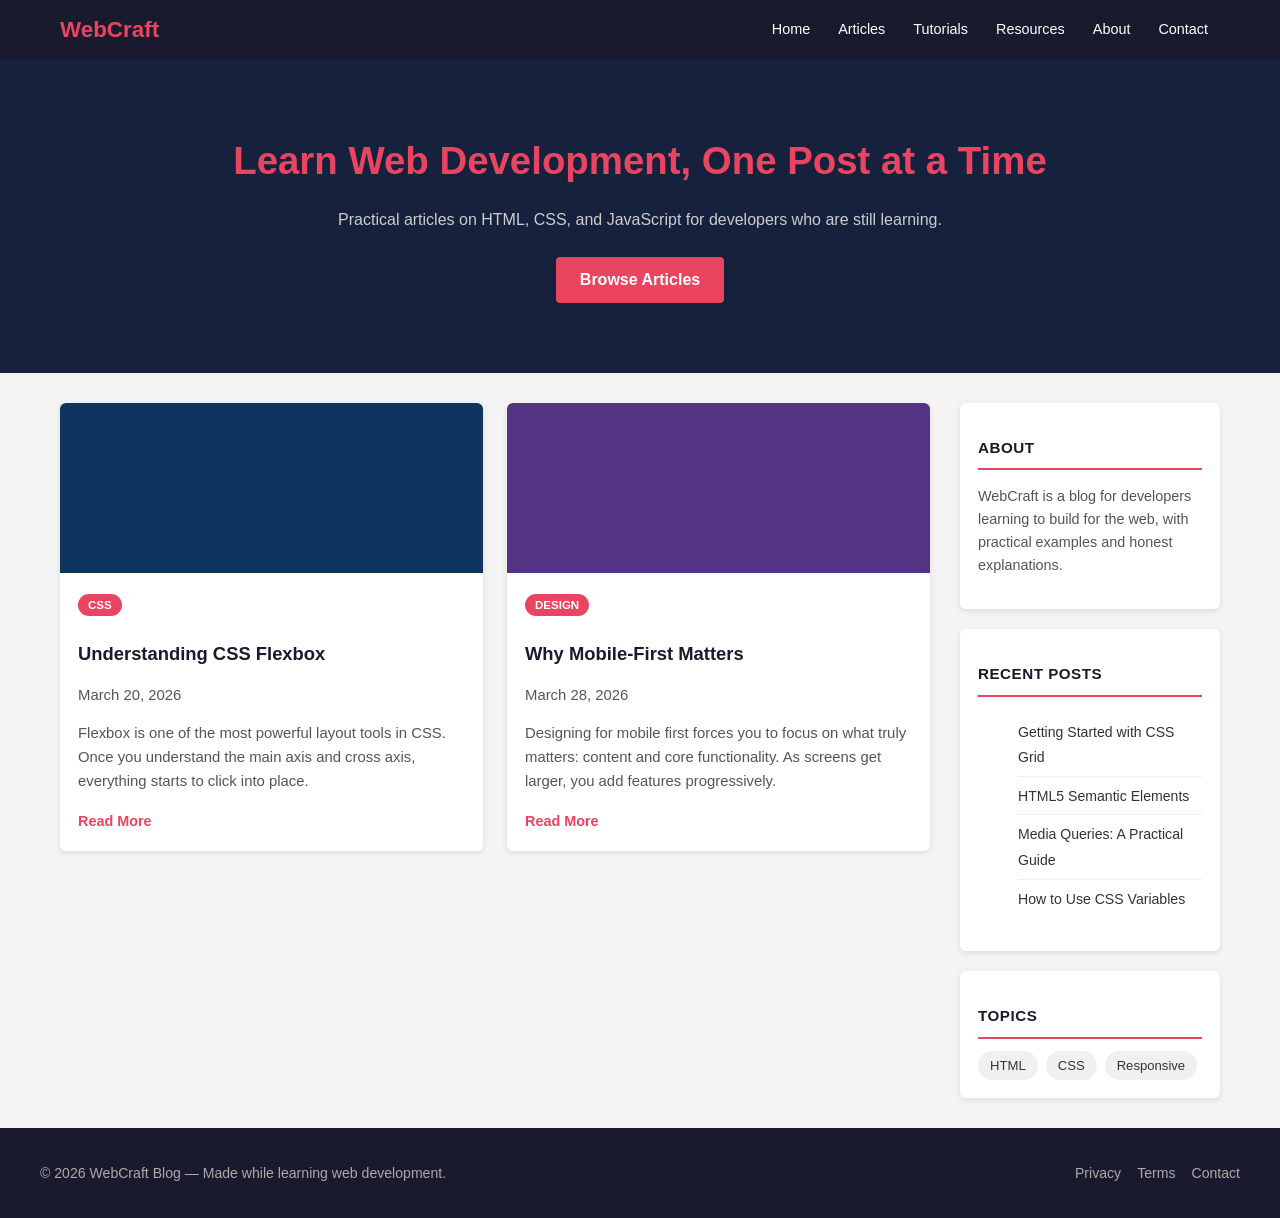
<file: 08-responsive-web-pages/03-full-responsive-page/index.html>
<!-- index.html

Main HTML page for WebCraft Blog.
A responsive blog page built as Exercise 3 for the Web and Mobile App Developer course.
Contains a fixed header with navigation, a hero section, two article cards,
a sidebar, and a footer.
-->

<!DOCTYPE html>
<html lang="en">
<head>
    <meta charset="UTF-8">
    <meta name="viewport" content="width=device-width, initial-scale=1.0">
    <title>03 Full Responsive Page</title>
    <link rel="stylesheet" href="./assets/styles/style.css" />
    <link rel="stylesheet" href="./assets/styles/myNormalize.css" />
</head>
    <body>

        <!-- Fixed header with site name and navigation -->
        <header class="site-header">
            <div class="header-inner">
                <span class="logo">WebCraft</span>
                <nav class="main-nav">
                    <ul>
                        <li><a href="#">Home</a></li>
                        <li><a href="#">Articles</a></li>
                        <li><a href="#">Tutorials</a></li>
                        <li><a href="#">Resources</a></li>
                        <li><a href="#">About</a></li>
                        <li><a href="#">Contact</a></li>
                    </ul>
                </nav>
            </div>
        </header>

        <!-- Hero section -->
        <section class="hero">
            <h1>Learn Web Development, One Post at a Time</h1>
            <p>Practical articles on HTML, CSS, and JavaScript for developers who are still learning.</p>
            <a href="#" class="btn">Browse Articles</a>
        </section>

        <!-- Main wrapper: holds the articles and the sidebar -->
        <div class="wrapper">

            <!-- Two article cards -->
            <main class="main-content">

                <article class="card">
                    <!--
                        Image placeholder: currently just a colored block.
                        To use a real photo, download one from https://unsplash.com
                        (search "css code screen"), put it in an images/ folder,
                        and add: background-image: url('images/css.jpg'); in style.css
                    -->
                    <div class="card-image card-image--css"></div>
                    <div class="card-body">
                        <span class="tag">CSS</span>
                        <h2>Understanding CSS Flexbox</h2>
                        <p class="date">March 20, 2026</p>
                        <p>Flexbox is one of the most powerful layout tools in CSS. Once you understand the main axis and cross axis, everything starts to click into place.</p>
                        <a href="#" class="read-more">Read More</a>
                    </div>
                </article>

                <article class="card">
                    <!--
                        To use a real photo here, search "smartphone developer" on unsplash.com
                    -->
                    <div class="card-image card-image--mobile"></div>
                    <div class="card-body">
                        <span class="tag">Design</span>
                        <h2>Why Mobile-First Matters</h2>
                        <p class="date">March 28, 2026</p>
                        <p>Designing for mobile first forces you to focus on what truly matters: content and core functionality. As screens get larger, you add features progressively.</p>
                        <a href="#" class="read-more">Read More</a>
                    </div>
                </article>

            </main>

            <!-- Sidebar with three widgets -->
            <aside class="sidebar">

                <div class="widget">
                    <h3>About</h3>
                    <p>WebCraft is a blog for developers learning to build for the web, with practical examples and honest explanations.</p>
                </div>

                <div class="widget">
                    <h3>Recent Posts</h3>
                    <ul class="recent-posts">
                        <li><a href="#">Getting Started with CSS Grid</a></li>
                        <li><a href="#">HTML5 Semantic Elements</a></li>
                        <li><a href="#">Media Queries: A Practical Guide</a></li>
                        <li><a href="#">How to Use CSS Variables</a></li>
                    </ul>
                </div>

                <div class="widget">
                    <h3>Topics</h3>
                    <div class="tag-cloud">
                        <a href="#" class="tag-link">HTML</a>
                        <a href="#" class="tag-link">CSS</a>
                        <a href="#" class="tag-link">Responsive</a>
                    </div>
                </div>

            </aside>

        </div>

        <!-- Footer -->
        <footer class="site-footer">
            <p>&copy; 2026 WebCraft Blog &mdash; Made while learning web development.</p>
            <nav>
                <a href="#">Privacy</a>
                <a href="#">Terms</a>
                <a href="#">Contact</a>
            </nav>
        </footer>
    </body>
</html>
</file>
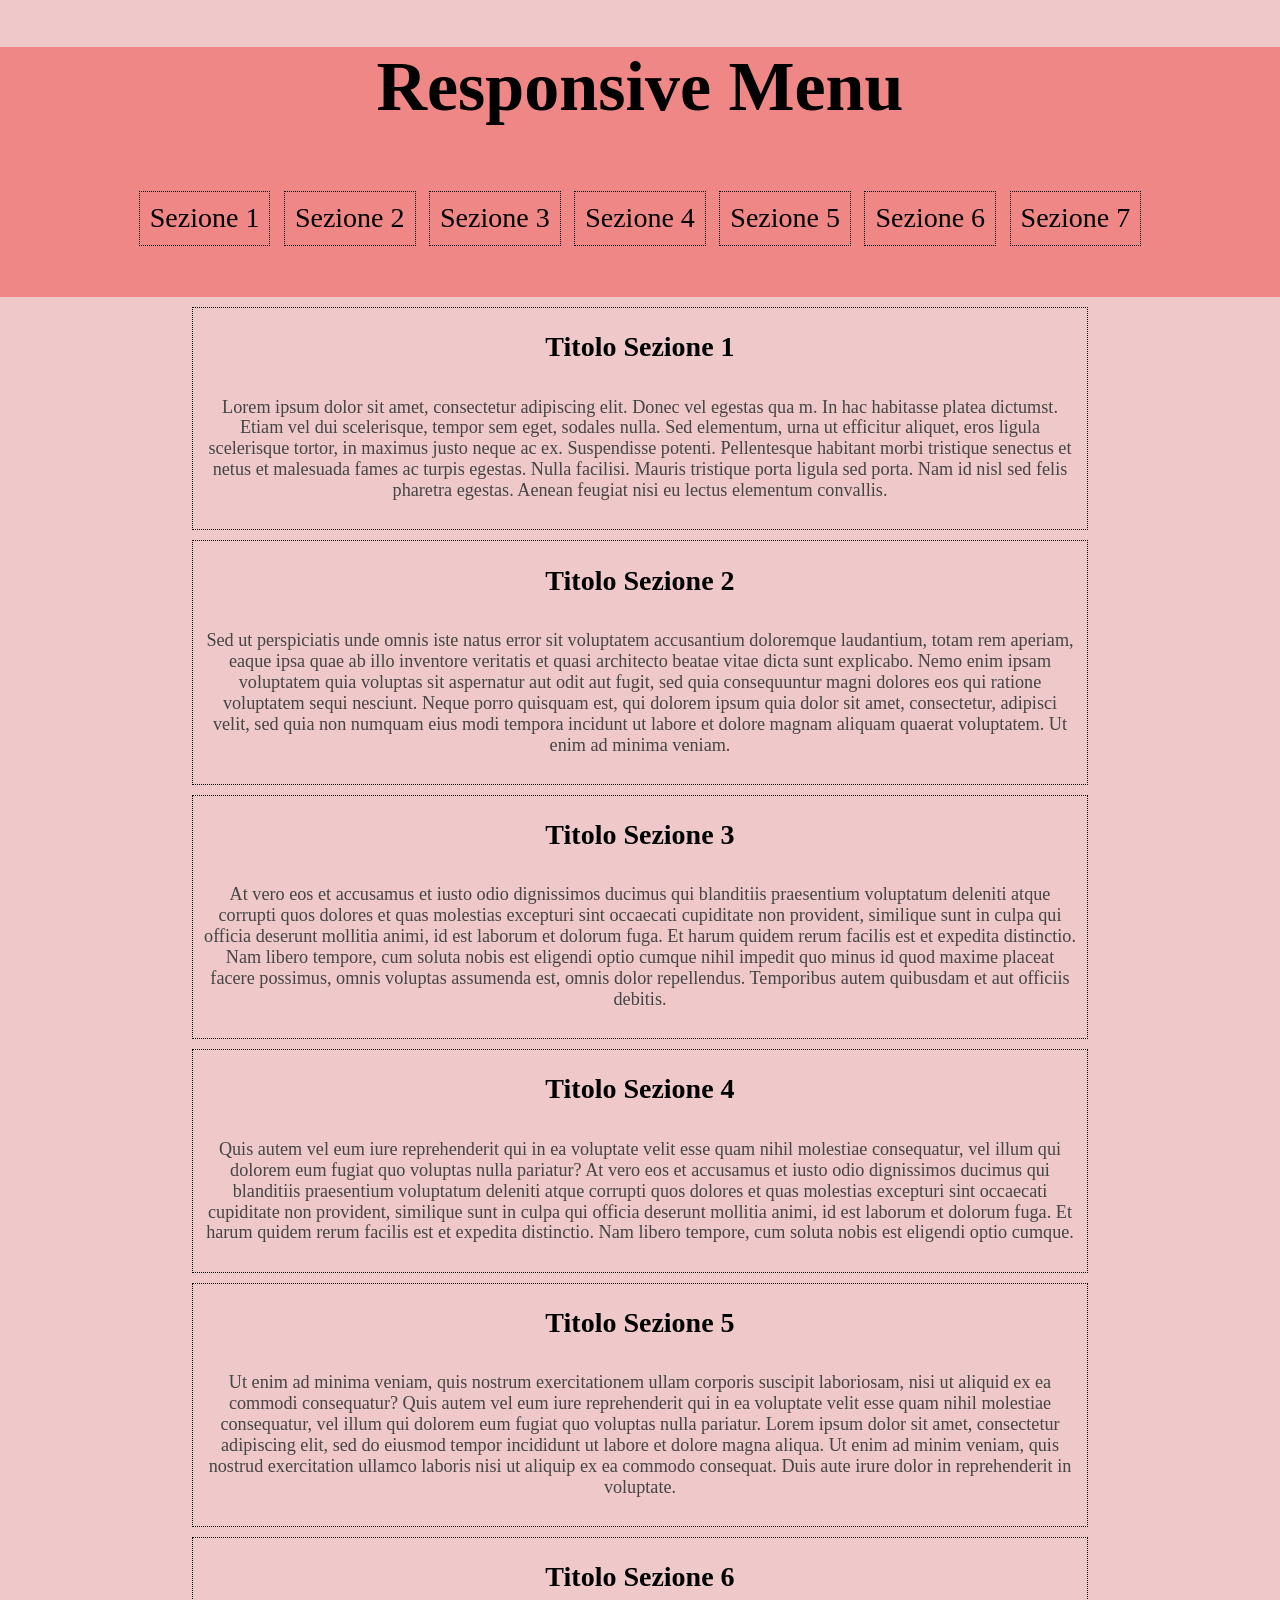
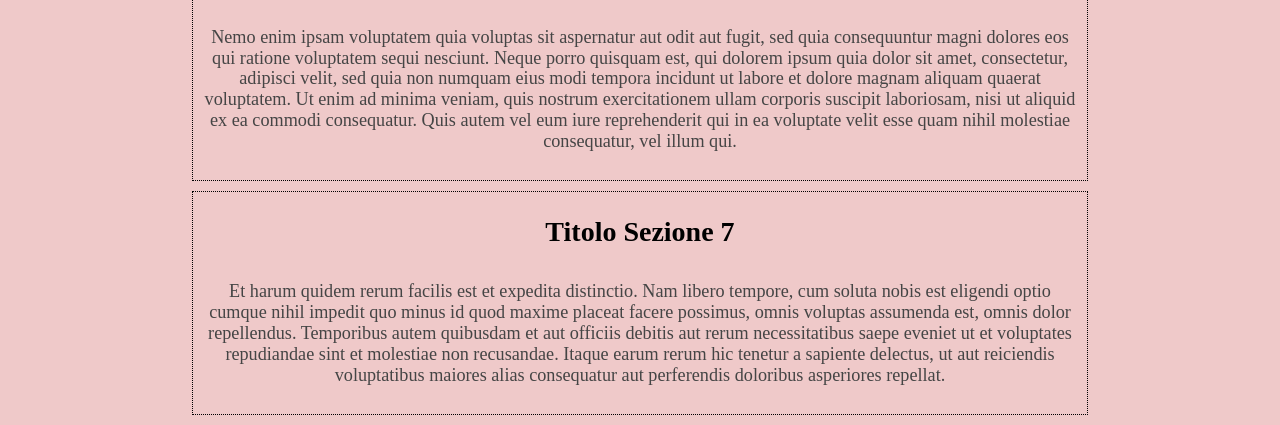
<file: 08-responsive-web-pages/02-responsive-menu/responsive-menu-a/index.html>
<!--

index.html

in this file .html is written a menu in a head elmenet (that work like a container)
and it contain a menu made with an ul and nav elements

Every elements in this page is collect in section.

In the header there's the nav menu written with an ul element
and inside every li there is an anchor with the fragment of the page

Every section have an id with an abbreviation of the section name and the number of the section element

The text is simple and generated with Lorem Ipsum default text for test only
the nav menu

-->

<!DOCTYPE html>
<html lang="en">
    <head>
        <title>02 - Responsive Menu A</title>
        <meta charset="utf-8">
        <meta name="author" content="Luca Varesio">
        <meta name="viewport" content="width=device-width , initial-scale=1">
        <meta name="description" content="Website a that test the media queries with min-width propriety in CSS"> 
        <link rel="stylesheet" href="./assets/styles/normalize.css" />
        <link rel="stylesheet" href="./assets/styles/style.css" />        
    </head>
    <body>
        <header>
            <h1>Responsive Menu</h1>
            <nav>
                <ul>
                    <li>
                        <a href="#sec-1">Sezione 1</a>
                    </li>
                    <li>
                        <a href="#sec-2">Sezione 2</a>
                    </li>
                    <li>
                        <a href="#sec-3">Sezione 3</a>
                    </li>
                    <li>
                        <a href="#sec-4">Sezione 4</a>
                    </li>
                    <li>
                        <a href="#sec-5">Sezione 5</a>
                    </li>
                    <li>
                        <a href="#sec-6">Sezione 6</a>
                    </li>
                    <li>
                        <a href="#sec-7">Sezione 7</a>
                    </li>
                </ul>
            </nav>
        </header>
        <main>
            <!-- 
                Every single section in this page is divided with section element
                and inside them there's an h2 element for the title
                and a little paragraph with the p element 
            -->
            <section id="sec-1">
                <h2>Titolo Sezione 1</h2>
                <p>
                Lorem ipsum dolor sit amet, consectetur adipiscing elit.
                Donec vel egestas qua m. In hac habitasse platea dictumst.
                Etiam vel dui scelerisque, tempor sem eget, sodales nulla.
                Sed elementum, urna ut efficitur aliquet, eros ligula scelerisque
                tortor, in maximus justo neque ac ex. Suspendisse potenti.
                Pellentesque habitant morbi tristique senectus et netus et
                malesuada fames ac turpis egestas. Nulla facilisi.
                Mauris tristique porta ligula sed porta.
                Nam id nisl sed felis pharetra egestas.
                Aenean feugiat nisi eu lectus elementum convallis.
                </p>
            </section>
            <section id="sec-2">
                <h2>Titolo Sezione 2</h2>
                <p>
                Sed ut perspiciatis unde omnis iste natus error sit voluptatem
                accusantium doloremque laudantium, totam rem aperiam, eaque
                ipsa quae ab illo inventore veritatis et quasi architecto
                beatae vitae dicta sunt explicabo. Nemo enim ipsam voluptatem
                quia voluptas sit aspernatur aut odit aut fugit, sed quia
                consequuntur magni dolores eos qui ratione voluptatem sequi
                nesciunt. Neque porro quisquam est, qui dolorem ipsum quia
                dolor sit amet, consectetur, adipisci velit, sed quia non
                numquam eius modi tempora incidunt ut labore et dolore magnam
                aliquam quaerat voluptatem. Ut enim ad minima veniam.
                </p>
            </section>
            <section id="sec-3">
                <h2>Titolo Sezione 3</h2>
                <p>
                At vero eos et accusamus et iusto odio dignissimos ducimus qui
                blanditiis praesentium voluptatum deleniti atque corrupti quos
                dolores et quas molestias excepturi sint occaecati cupiditate
                non provident, similique sunt in culpa qui officia deserunt
                mollitia animi, id est laborum et dolorum fuga. Et harum
                quidem rerum facilis est et expedita distinctio. Nam libero
                tempore, cum soluta nobis est eligendi optio cumque nihil
                impedit quo minus id quod maxime placeat facere possimus,
                omnis voluptas assumenda est, omnis dolor repellendus.
                Temporibus autem quibusdam et aut officiis debitis.
                </p>
            </section>
            <section id="sec-4">
                <h2>Titolo Sezione 4</h2>
                <p>
                Quis autem vel eum iure reprehenderit qui in ea voluptate
                velit esse quam nihil molestiae consequatur, vel illum qui
                dolorem eum fugiat quo voluptas nulla pariatur? At vero eos
                et accusamus et iusto odio dignissimos ducimus qui blanditiis
                praesentium voluptatum deleniti atque corrupti quos dolores
                et quas molestias excepturi sint occaecati cupiditate non
                provident, similique sunt in culpa qui officia deserunt
                mollitia animi, id est laborum et dolorum fuga. Et harum
                quidem rerum facilis est et expedita distinctio. Nam libero
                tempore, cum soluta nobis est eligendi optio cumque.
                </p>
            </section>
            <section id="sec-5">
                <h2>Titolo Sezione 5</h2>
                <p>
                Ut enim ad minima veniam, quis nostrum exercitationem ullam
                corporis suscipit laboriosam, nisi ut aliquid ex ea commodi
                consequatur? Quis autem vel eum iure reprehenderit qui in
                ea voluptate velit esse quam nihil molestiae consequatur,
                vel illum qui dolorem eum fugiat quo voluptas nulla pariatur.
                Lorem ipsum dolor sit amet, consectetur adipiscing elit,
                sed do eiusmod tempor incididunt ut labore et dolore magna
                aliqua. Ut enim ad minim veniam, quis nostrud exercitation
                ullamco laboris nisi ut aliquip ex ea commodo consequat.
                Duis aute irure dolor in reprehenderit in voluptate.
                </p>
            </section>
            <section id="sec-6">
                <h2>Titolo Sezione 6</h2>
                <p>
                Nemo enim ipsam voluptatem quia voluptas sit aspernatur aut
                odit aut fugit, sed quia consequuntur magni dolores eos qui
                ratione voluptatem sequi nesciunt. Neque porro quisquam est,
                qui dolorem ipsum quia dolor sit amet, consectetur, adipisci
                velit, sed quia non numquam eius modi tempora incidunt ut
                labore et dolore magnam aliquam quaerat voluptatem. Ut enim
                ad minima veniam, quis nostrum exercitationem ullam corporis
                suscipit laboriosam, nisi ut aliquid ex ea commodi consequatur.
                Quis autem vel eum iure reprehenderit qui in ea voluptate
                velit esse quam nihil molestiae consequatur, vel illum qui.
                </p>
            </section>
            <section id="sec-7">
                <h2>Titolo Sezione 7</h2>
                <p>
                Et harum quidem rerum facilis est et expedita distinctio.
                Nam libero tempore, cum soluta nobis est eligendi optio
                cumque nihil impedit quo minus id quod maxime placeat
                facere possimus, omnis voluptas assumenda est, omnis
                dolor repellendus. Temporibus autem quibusdam et aut
                officiis debitis aut rerum necessitatibus saepe eveniet
                ut et voluptates repudiandae sint et molestiae non
                recusandae. Itaque earum rerum hic tenetur a sapiente
                delectus, ut aut reiciendis voluptatibus maiores alias
                consequatur aut perferendis doloribus asperiores repellat.
                </p>
            </section>
        </main>
    </body>
</html>
</file>
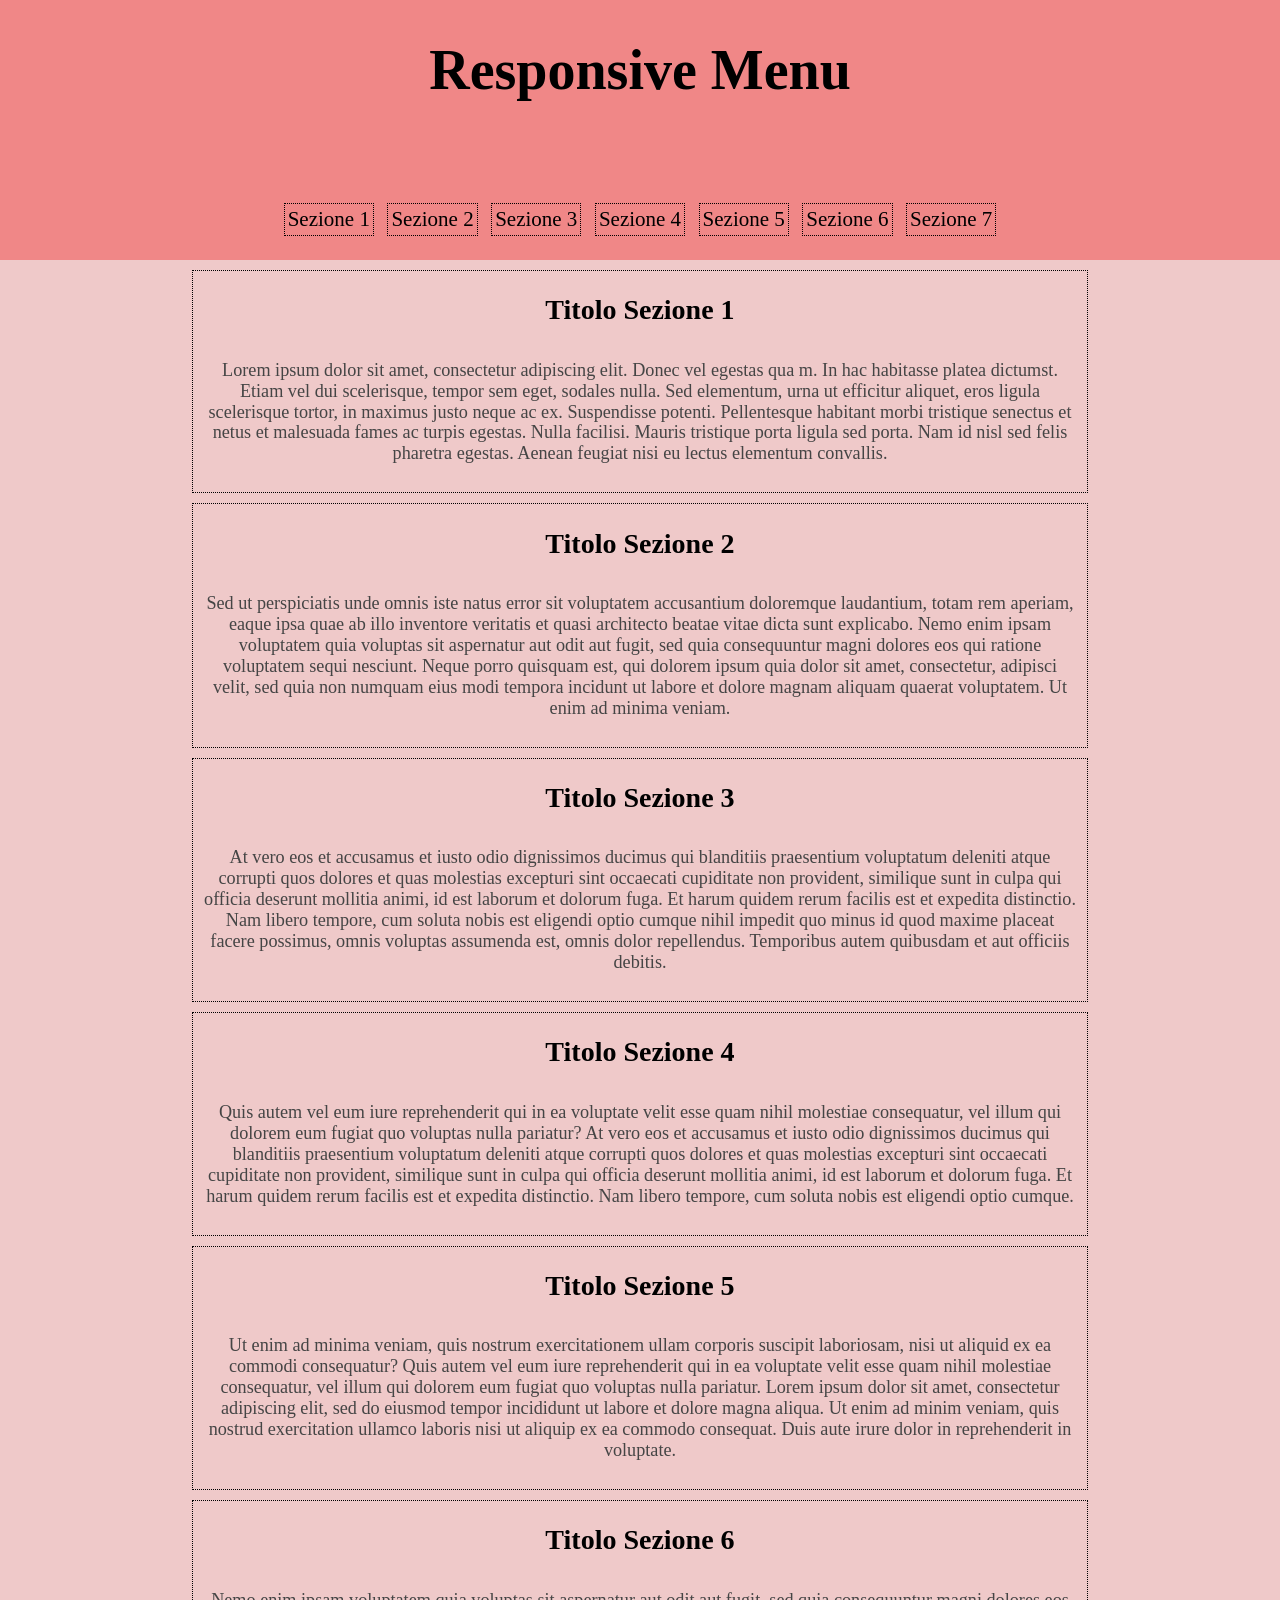
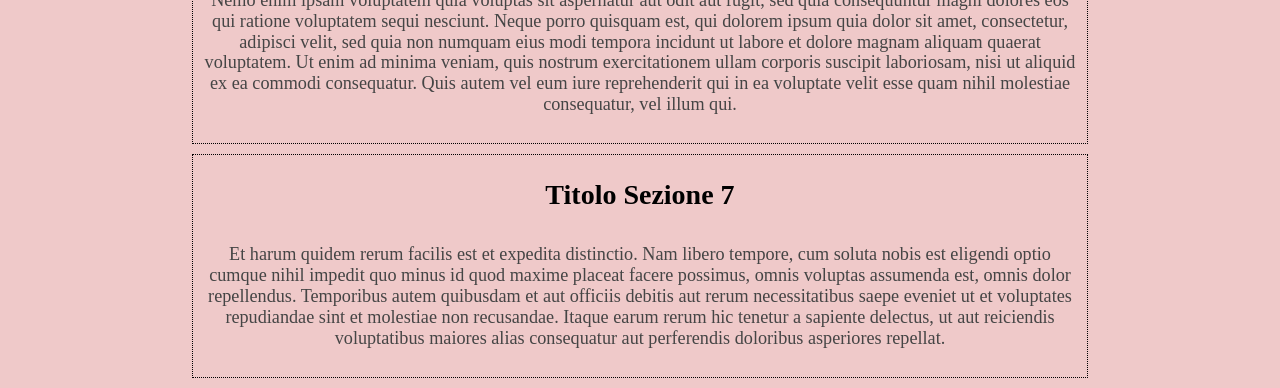
<file: 08-responsive-web-pages/02-responsive-menu/responsive-menu-b/index.html>
<!--

index.html

in this file .html is written a menu in a head elmenet (that work like a container)
and it contain a menu made with an ul and nav elements

Every elements in this page is collect in section.

In the header there's the nav menu written with an ul element
and inside every li there is an anchor with the fragment of the page

Every section have an id with an abbreviation of the section name and the number of the section element

The text is simple and generated with Lorem Ipsum default text for test only
the nav menu

-->

<!DOCTYPE html>
<html lang="en">
    <head>
        <title>02 - Responsive Menu B</title>
        <meta charset="utf-8">
        <meta name="author" content="Luca Varesio">
        <meta name="viewport" content="width=device-width , initial-scale=1">
        <meta name="description" content="Website a that test the media queries with min-width propriety in CSS"> 
        <link rel="stylesheet" href="./assets/styles/normlize.css" />
        <link rel="stylesheet" href="./assets/styles/style.css" />        
    </head>
    <body>
        <header>
            <h1>Responsive Menu</h1>
            <nav>
                <ul>
                    <li>
                        <a href="#sec-1">Sezione 1</a>
                    </li>
                    <li>
                        <a href="#sec-2">Sezione 2</a>
                    </li>
                    <li>
                        <a href="#sec-3">Sezione 3</a>
                    </li>
                    <li>
                        <a href="#sec-4">Sezione 4</a>
                    </li>
                    <li>
                        <a href="#sec-5">Sezione 5</a>
                    </li>
                    <li>
                        <a href="#sec-6">Sezione 6</a>
                    </li>
                    <li>
                        <a href="#sec-7">Sezione 7</a>
                    </li>
                </ul>
            </nav>
        </header>
        <main>
            <!-- 
                Every single section in this page is divided with section element
                and inside them there's an h2 element for the title
                and a little paragraph with the p element 
            -->
            <section id="sec-1">
                <h2>Titolo Sezione 1</h2>
                <p>
                Lorem ipsum dolor sit amet, consectetur adipiscing elit.
                Donec vel egestas qua m. In hac habitasse platea dictumst.
                Etiam vel dui scelerisque, tempor sem eget, sodales nulla.
                Sed elementum, urna ut efficitur aliquet, eros ligula scelerisque
                tortor, in maximus justo neque ac ex. Suspendisse potenti.
                Pellentesque habitant morbi tristique senectus et netus et
                malesuada fames ac turpis egestas. Nulla facilisi.
                Mauris tristique porta ligula sed porta.
                Nam id nisl sed felis pharetra egestas.
                Aenean feugiat nisi eu lectus elementum convallis.
                </p>
            </section>
            <section id="sec-2">
                <h2>Titolo Sezione 2</h2>
                <p>
                Sed ut perspiciatis unde omnis iste natus error sit voluptatem
                accusantium doloremque laudantium, totam rem aperiam, eaque
                ipsa quae ab illo inventore veritatis et quasi architecto
                beatae vitae dicta sunt explicabo. Nemo enim ipsam voluptatem
                quia voluptas sit aspernatur aut odit aut fugit, sed quia
                consequuntur magni dolores eos qui ratione voluptatem sequi
                nesciunt. Neque porro quisquam est, qui dolorem ipsum quia
                dolor sit amet, consectetur, adipisci velit, sed quia non
                numquam eius modi tempora incidunt ut labore et dolore magnam
                aliquam quaerat voluptatem. Ut enim ad minima veniam.
                </p>
            </section>
            <section id="sec-3">
                <h2>Titolo Sezione 3</h2>
                <p>
                At vero eos et accusamus et iusto odio dignissimos ducimus qui
                blanditiis praesentium voluptatum deleniti atque corrupti quos
                dolores et quas molestias excepturi sint occaecati cupiditate
                non provident, similique sunt in culpa qui officia deserunt
                mollitia animi, id est laborum et dolorum fuga. Et harum
                quidem rerum facilis est et expedita distinctio. Nam libero
                tempore, cum soluta nobis est eligendi optio cumque nihil
                impedit quo minus id quod maxime placeat facere possimus,
                omnis voluptas assumenda est, omnis dolor repellendus.
                Temporibus autem quibusdam et aut officiis debitis.
                </p>
            </section>
            <section id="sec-4">
                <h2>Titolo Sezione 4</h2>
                <p>
                Quis autem vel eum iure reprehenderit qui in ea voluptate
                velit esse quam nihil molestiae consequatur, vel illum qui
                dolorem eum fugiat quo voluptas nulla pariatur? At vero eos
                et accusamus et iusto odio dignissimos ducimus qui blanditiis
                praesentium voluptatum deleniti atque corrupti quos dolores
                et quas molestias excepturi sint occaecati cupiditate non
                provident, similique sunt in culpa qui officia deserunt
                mollitia animi, id est laborum et dolorum fuga. Et harum
                quidem rerum facilis est et expedita distinctio. Nam libero
                tempore, cum soluta nobis est eligendi optio cumque.
                </p>
            </section>
            <section id="sec-5">
                <h2>Titolo Sezione 5</h2>
                <p>
                Ut enim ad minima veniam, quis nostrum exercitationem ullam
                corporis suscipit laboriosam, nisi ut aliquid ex ea commodi
                consequatur? Quis autem vel eum iure reprehenderit qui in
                ea voluptate velit esse quam nihil molestiae consequatur,
                vel illum qui dolorem eum fugiat quo voluptas nulla pariatur.
                Lorem ipsum dolor sit amet, consectetur adipiscing elit,
                sed do eiusmod tempor incididunt ut labore et dolore magna
                aliqua. Ut enim ad minim veniam, quis nostrud exercitation
                ullamco laboris nisi ut aliquip ex ea commodo consequat.
                Duis aute irure dolor in reprehenderit in voluptate.
                </p>
            </section>
            <section id="sec-6">
                <h2>Titolo Sezione 6</h2>
                <p>
                Nemo enim ipsam voluptatem quia voluptas sit aspernatur aut
                odit aut fugit, sed quia consequuntur magni dolores eos qui
                ratione voluptatem sequi nesciunt. Neque porro quisquam est,
                qui dolorem ipsum quia dolor sit amet, consectetur, adipisci
                velit, sed quia non numquam eius modi tempora incidunt ut
                labore et dolore magnam aliquam quaerat voluptatem. Ut enim
                ad minima veniam, quis nostrum exercitationem ullam corporis
                suscipit laboriosam, nisi ut aliquid ex ea commodi consequatur.
                Quis autem vel eum iure reprehenderit qui in ea voluptate
                velit esse quam nihil molestiae consequatur, vel illum qui.
                </p>
            </section>
            <section id="sec-7">
                <h2>Titolo Sezione 7</h2>
                <p>
                Et harum quidem rerum facilis est et expedita distinctio.
                Nam libero tempore, cum soluta nobis est eligendi optio
                cumque nihil impedit quo minus id quod maxime placeat
                facere possimus, omnis voluptas assumenda est, omnis
                dolor repellendus. Temporibus autem quibusdam et aut
                officiis debitis aut rerum necessitatibus saepe eveniet
                ut et voluptates repudiandae sint et molestiae non
                recusandae. Itaque earum rerum hic tenetur a sapiente
                delectus, ut aut reiciendis voluptatibus maiores alias
                consequatur aut perferendis doloribus asperiores repellat.
                </p>
            </section>
        </main>
    </body>
</html>
</file>
<file: 07-positioning-and-display/01-alien-frogs/assets/styles/style.css>
/*

style.css

This CSS file styles plain div elements turning them into "alien frogs".
The eyes are built with ::before (left eye) and ::after (right eye) pseudo-elements
so that the HTML frog divs stay clean and contain only the mouth text "--".

Layout:
  - The .frogs-container uses flexbox with flex-wrap to fill the page
    left-to-right and wrap automatically when the row runs out of space.

Combinations:
  type1 (green)  + big   → bright green eyes
  type1 (green)  + small → dark green eyes
  type2 (orange) + big   → bright pink eyes
  type2 (orange) + small → dark red eyes

Hover:
  :hover simulates "touching" the frog → eyes turn black (no JavaScript needed).

*/


/* --- RESET & BOX-SIZING ------------------------------------------ */

* , *::after , *::before {
    box-sizing: inherit;
}

html {
    box-sizing: border-box;
    background-color: beige;
}

.exception {
    box-sizing: content-box;
    font-size: 24px;
}


/* --- CUSTOM PROPERTIES (CSS variables) ---------------------------- */

:root {
    /* Green frog */
    --green-body:        rgb(94,  179, 94);
    --green-eyes-bright: rgb(167, 219, 75);   /* big frog:   light / bright eyes */
    --green-eyes-dark:   rgb(45,  110, 45);   /* small frog: dark eyes           */

    /* Orange frog */
    --orange-body:        rgb(213, 85,  40);
    --orange-eyes-bright: rgb(255, 185, 185); /* big frog:   light / bright eyes */
    --orange-eyes-dark:   rgb(155, 45,  20);  /* small frog: dark eyes           */

    /* Touched state */
    --eyes-hover: black;
}


/* --- PAGE TITLE --------------------------------------------------- */

h1 {
    text-align: center;
    font-size: 3.5em;
}


/* --- FROGS CONTAINER ---------------------------------------------- */

/*
  display: flex  → places frogs in a horizontal row.
  flex-wrap: wrap → wraps to a new line when there is not enough horizontal space.
  align-items: flex-start → prevents flex items from stretching to fill the row height;
                            each frog keeps its own natural height.
  padding-top: 90px → leaves room above the first row so the eyes (which overflow
                      upward with a negative "top" value) are not hidden behind the
                      page edge or the <h1>.
  gap: 80px 40px → 40 px between columns, 80 px between rows; the 80 px row gap
                   is large enough to accommodate the eyes that stick out above
                   each frog body (~35 px for big, ~22 px for small).
*/
.frogs-container {
    display: flex;
    flex-wrap: wrap;
    align-items: flex-start;
    gap: 80px 40px;
    padding: 90px 40px 60px;
}


/* --- GENERIC FROG ------------------------------------------------- */

/*
  position: relative → makes the frog the positioning context for its
                       ::before and ::after pseudo-elements (the eyes).
  overflow: visible  → (browser default) allows the eyes to overflow
                       above the frog body without being clipped.
*/
.frog {
    position: relative;
    border-radius: 20px;
    border: 2px solid black;
    display: flex;
    align-items: center;
    justify-content: center;
    font-size: 1.9em;
    font-weight: bold;
}


/* --- SIZES -------------------------------------------------------- */

.big {
    width: 250px;
    height: 100px;
}

.small {
    width: 130px;
    height: 65px;
}


/* --- EYES (pseudo-elements) --------------------------------------- */

/*
  content: "O" the letter acts as the visible pupil inside the eye circle.
  position: absolute takes each eye out of the normal flow and positions it
                       relative to the parent .frog (which is position: relative).
  border-radius: 50% turns the square box into a circle.
  display: flex + align-items/justify-content → centres the "O" letter inside
                       the circle both vertically and horizontally.
*/
.frog::before ,
.frog::after {
    content: "O";
    position: absolute;
    border: 2px solid black;
    border-radius: 50%;
    display: flex;
    align-items: center;
    justify-content: center;
    font-weight: normal;
}

/* Eye dimensions and vertical offset for BIG frogs */
.big::before ,
.big::after {
    width: 60px;
    height: 60px;
    font-size: 0.5em;
    /* negative top pulls the eye circle above the frog body */
    top: -35px;
}

.big::before { left:  20px; } /* left eye  */
.big::after  { right: 20px; } /* right eye */

/* Eye dimensions and vertical offset for SMALL frogs */
.small::before ,
.small::after {
    width: 38px;
    height: 38px;
    font-size: 0.45em;
    top: -22px;
}

.small::before { left:  10px; } /* left eye  */
.small::after  { right: 10px; } /* right eye */


/* --- BODY COLOURS ------------------------------------------------- */

.type1 { background-color: var(--green-body);  }
.type2 { background-color: var(--orange-body); }


/* --- EYE COLOURS -------------------------------------------------- */

/* Green + big bright eyes */
.type1.big::before ,
.type1.big::after {
    background-color: var(--green-eyes-bright);
}

/* Green + small dark eyes; white text keeps "O" legible on dark bg */
.type1.small::before ,
.type1.small::after {
    background-color: var(--green-eyes-dark);
    color: white;
}

/* Orange + big bright eyes */
.type2.big::before ,
.type2.big::after {
    background-color: var(--orange-eyes-bright);
}

/* Orange + small → dark eyes; white text keeps "O" legible on dark bg */
.type2.small::before ,
.type2.small::after {
    background-color: var(--orange-eyes-dark);
    color: white;
}


/* --- HOVER STATE -------------------------------------- */

/*
  :hover simulates the frog being touched.
  Both eyes turn black; text colour switches to white so the "O" stays visible.
  No JavaScript is required because :hover is a pure CSS pseudo-class.
*/
.frog:hover::before ,
.frog:hover::after {
    background-color: var(--eyes-hover);
    color: white;
}
</file>
<file: 07b-float/01-columns-columns/assets/styles/style.css>
/*
style.css

This css file is used for style the html elements and 
to position them in page

In this css file the elements contains the propriety:
    - position
    - margin
    - float
*/

/* Import for Inter e Montserrat font families */
@import url('https://fonts.googleapis.com/css2?family=Inter:wght@300;400;600&family=Montserrat:wght@700;800&display=swap');

* , *::after , *::before {
    box-sizing: inherit; 
}

html {
    background-color: beige;
    box-sizing: border-box;
    margin: 0;
    font-size: 24px; /* Default size of the character in page */
}

body {
    margin: 0;
    padding: 0;
}

/* --------------------------------HEADER---------------------------------------------------------------------------------- */
header {
    background-color: lightblue;
    width: 100%; /* Sostituito 100vw con 100% per evitare scroll orizzontali dovuti ai bordi */
    height: 150px;
    top: 0px; 
    position: sticky; 
    border: 2px dotted grey;
    z-index: 100; /* Assicura che l'header rimanga sopra il contenuto durante lo scroll */
}

header h1 {
    text-align: center;
    font-family: 'Montserrat', sans-serif;
    font-size: 2em;
    margin: 0; /* Rimuove il margine di default per eliminare lo spazio beige in alto */
    padding: 40px;
}

/* ------------------------------MAIN------------------------------------------------------------------------- */

main {
    /* Rimosso display: flex */
    border: 2px dotted grey;
    width: 100%;
}

/* ------------------------------ASIDE------------------------------------------------------------------------- */

aside {
    width: 15%; 
    background-color: brown;
    float: left; /* Allinea la sidebar a sinistra */
    height: 150vh; /* Altezza basata sulla visuale (viewport height) */
    border: 2px dotted grey;
    font-family: 'Inter', sans-serif;
    padding: 10px;
}

/* ---------------------------COLUMNS-------------------------------------------------------------------- */

#columns-container {
    width: 85%; /* It occupies 85% of the main area. */
    float: left; /* It is positioned next to the sidebar. */
    border: 2px dotted grey;
}

.columns {
    width: 50%; /* Divides the parent container exactly in half. */
    float: left; /* It displays the two columns side by side. */
    border: 2px dotted grey;
    font-family: 'Inter', sans-serif;
}

.columns h2 {
    font-family: 'Montserrat', sans-serif;
    font-size: 1.8em;
    padding: 10px;
    margin: 0;
}

.columns p {
    padding: 20px;
    margin: 0;
    line-height: 1.5;
}

/* ----------------------FOOTER--------------------------------------------------------------------------- */

footer {
    /* clear: both; Crucial: it clears the preceding floats and positions itself correctly underneath. */
    background-color: black;
    width: 100%;
    height: 150px;
    color: white;
    position: fixed; /* The footer el */
    border: 2px dotted grey;
    padding: 20px;
    text-align: center;
    bottom: 0; /* With the bottom propriety the footer element is 0px away from the container. */
}
</file>
<file: 07b-float/02-united-nations/assets/styles/style.css>
/*

style.css

the style css resource style the entire page.

The entire list is on the row with the image,
the name and the number of the population

*/

/* 

Pseudo-class :root for collect the single custom color
used in the css file

*/

/* Import for the 2 font of header and span */

@import url('https://fonts.googleapis.com/css2?family=Inter:wght@300;400;600&family=Montserrat:wght@700;800&display=swap');

* , *::after , *::before {
    box-sizing: inherit;
}

:root {
    --background-color-page: rgb(203, 203, 255);
    --background-color-header: rgb(106, 106, 197);
    --background-color-for-row: rgb(231, 231, 247);
    --background-color-row-hover: rgb(156, 156, 165);;
}

html {
    display: block;
    width: 100%;
    box-sizing: border-box;
}

body {
    font-size: 12px; /* default size of the font */
    background-color: rgb(203, 203, 255);
}

/* ------------------- HEADER ------------------ */

header {
    background-color: var(--background-color-header);
    display: inline-block; /* For align the header element in page center */
    height: 90px;
    width: 100%; /* 100vw for take the entire row on the page */
    box-shadow: 0 5px 5px black; /* For made the header "3D" */
    position: sticky; /* For make the header fixed when the user scroll down */
    top: 0px; /* For align on top of the page */
    text-align: center; /* For align the span in center */
}

/* Syled all the span and make them an header */
header > span {
    font-size: 4em;
    margin: 0 180px; /* Margin propriety for create a distance for the span elements */
    font-family: 'Montserrat' , sans-serif;
    font-weight: bold;
}

/* --------------------------MAIN------------------ */

body {
    display: block;
    width: 100%;
}

main {
    display: inline-block;
    text-align: center;
    width: 100%;
}

/* For style the symbol of the list */
ul {
    display: inline-block;
    text-align: left;
    margin: 0 auto;
    list-style: none;
    width: 75%;
    padding: 0;
}

/* For add the padding */
li {
    padding: 30px;
    border: 2px solid black;
    display: flex;
    align-items: center;
    justify-content: center;
}

/* For alternate the color for every row */
li:nth-child(2n) {
    background-color: white;
}

li:nth-child(2n + 1) {
    background-color: var(--background-color-for-row);
}

li:hover{
    background-color: var(--background-color-row-hover);
}

.country-name , .population{
    font-size: 2.5em;
    margin: 0 240px;
    font-family: 'Inter' , sans-serif;
}

.population {
    font-style: italic;
}

/* Style only the cpuntry-name */
li > .country-name {
    font-weight: bold;
}

/* --------------------------IMAGES--------------- */

.flag-container {
    width: 250px;
    height: 200px;
}

.flag-container > img {
    width: 100%; /* For align the image in the div block */
}
</file>
<file: 08-responsive-web-pages/01-boxed-in/assets/styles/style.css>
/*

style.css

this css file is used for style the page and using the media queries
for make this site responsive based on the viewport and the display
of the device

this website is written on mobile-first

*/

* , *::after , *::before {
    box-sizing: inherit;
}

:root {
    --background-of-page:rgb(215, 243, 253); /* Custom propriety for color of the background */
}

html {
    box-sizing: border-box;
    background-color: var(--background-of-page);
    font-size: 14px; /* Default font-size rule for all the html elements that require text */
}

h1 {
    font-size: 2.5em;
    text-align: center;
}

body {
    width: 100%; /* Width propriety is necessary for set the entire body on the 100% of the viewport */
}

/* --------------- DIV CONTAINER -------------------- */

/* Selector for the display < 568px */

#responsive-images {
    display: block;
    margin: 70px auto;
    border: 2px solid black;
    width: 50%;
    height: 450px;
    background-size: cover; /* Rule for displat the entire image on the div container */
    background-image: url('../images/image-0.webp'); /* First image for mobile devices that have 568px of viewport */
    overflow: hidden;  /* prevents content from spilling over the edges */

}

/* ---------------------MEDIA QUERIES ------------------ */

/* For mobile phone landscape */
@media screen and (min-width: 568px) {
    #responsive-images {
        background-image: url('../images/image-1.webp');
        height: 500px;
    }
}

/*

In all media queries is setted the height propriety based on the viewport
for not cover the image in the div container

*/

/* For tablet */
@media screen and (min-width: 768px) {
    #responsive-images {
        background-image: url('../images/image-2.webp');
        height: 350px;
    }
}

/* For desktop */
@media screen and (min-width: 1024px) {
    #responsive-images {
        background-image: url('../images/image-3.webp');
        height: 500px;
    }
}

/* For big desktop */
@media screen and (min-width: 1200px) {
    #responsive-images {
        background-image: url('../images/image-4.webp');
        height: 1200px;
        width: 70%;
    }
}
</file>
<file: 08-responsive-web-pages/03-full-responsive-page/assets/styles/style.css>
/* style.css

Stylesheet for WebCraft Blog.
Mobile-first approach: base styles target small screens,
then min-width media queries enhance the layout for
tablets (768px+) and desktops (992px+).
No animations or transitions are used.
*/

body {
    font-family: 'Segoe UI', Tahoma, Geneva, Verdana, sans-serif;
    font-size: 16px;
    line-height: 1.6;
    color: #333;
    background-color: #f4f4f4;
}

a {
    text-decoration: none;
    color: inherit;
}

ul {
    list-style: none;
}

/* =============================================
   HEADER — fixed at the top
   ============================================= */

.site-header {
    position: fixed;
    top: 0;
    left: 0;
    width: 100%;
    background-color: #1a1a2e;
    color: white;
    z-index: 100;
}

.header-inner {
    max-width: 1200px;
    margin: 0 auto;
    padding: 0 20px;

    /* On mobile, logo and nav stack vertically */
    display: flex;
    flex-direction: column;
    align-items: center;
    padding-top: 10px;
    padding-bottom: 10px;
    gap: 8px;
}

.logo {
    font-size: 1.4rem;
    font-weight: bold;
    color: #e94560;
}

/* Navigation links wrap on small screens */
.main-nav ul {
    display: flex;
    flex-wrap: wrap;
    justify-content: center;
    gap: 4px;
}

.main-nav ul li a {
    display: block;
    padding: 6px 12px;
    color: white;
    font-size: 0.9rem;
    border-radius: 4px;
}

.main-nav ul li a:hover {
    background-color: #e94560;
    color: white;
}

/* =============================================
   HERO SECTION
   ============================================= */

/* Push content below the fixed header (approximate height on mobile) */
.hero {
    margin-top: 100px;
    background-color: #16213e;
    color: white;
    padding: 50px 20px;
    text-align: center;
}

.hero h1 {
    font-size: 1.6rem;
    color: #e94560;
    margin-bottom: 12px;
}

.hero p {
    font-size: 1rem;
    color: #cccccc;
    margin-bottom: 24px;
}

.btn {
    display: inline-block;
    padding: 10px 24px;
    background-color: #e94560;
    color: white;
    font-weight: bold;
    border-radius: 4px;
}

.btn:hover {
    background-color: #c73652;
}

/* =============================================
   WRAPPER — holds main content and sidebar
   ============================================= */

.wrapper {
    max-width: 1200px;
    margin: 0 auto;
    padding: 30px 20px;

    /* On mobile: stacked in a column */
    display: flex;
    flex-direction: column;
    gap: 30px;
}

/* =============================================
   MAIN CONTENT — article cards
   ============================================= */

.main-content {
    display: flex;
    flex-direction: column;
    gap: 24px;
}

/* ---- Card ---- */

.card {
    background-color: white;
    border-radius: 6px;
    overflow: hidden;
    box-shadow: 0 2px 6px rgba(0, 0, 0, 0.1);
}

/* Colored image placeholder block */
.card-image {
    width: 100%;
    height: 170px;
    background-size: cover;
    background-position: center;
}

/*
    These are just colored placeholders.
    To add a real image:
    1. Download a photo from https://unsplash.com
    2. Put it in an "images/" folder
    3. Uncomment the background-image line below
*/
.card-image--css {
    background-color: #0f3460;
    /* background-image: url('images/css.jpg'); */
}

.card-image--mobile {
    background-color: #533483;
    /* background-image: url('images/mobile.jpg'); */
}

.card-body {
    padding: 18px;
}

/* Small colored label */
.tag {
    display: inline-block;
    background-color: #e94560;
    color: white;
    font-size: 0.72rem;
    font-weight: bold;
    padding: 2px 10px;
    border-radius: 20px;
    text-transform: uppercase;
    margin-bottom: 8px;
}

.card-body h2 {
    font-size: 1.15rem;
    color: #1a1a2e;
    margin-bottom: 4px;
}

.date {
    font-size: 0.82rem;
    color: #888;
    margin-bottom: 10px;
}

.card-body p {
    font-size: 0.93rem;
    color: #555;
    margin-bottom: 14px;
}

.read-more {
    font-size: 0.9rem;
    font-weight: bold;
    color: #e94560;
}

.read-more:hover {
    text-decoration: underline;
}

/* =============================================
   SIDEBAR
   ============================================= */

.sidebar {
    display: flex;
    flex-direction: column;
    gap: 20px;
}

.widget {
    background-color: white;
    border-radius: 6px;
    padding: 18px;
    box-shadow: 0 2px 6px rgba(0, 0, 0, 0.1);
}

.widget h3 {
    font-size: 0.95rem;
    text-transform: uppercase;
    letter-spacing: 0.5px;
    color: #1a1a2e;
    padding-bottom: 8px;
    border-bottom: 2px solid #e94560;
    margin-bottom: 12px;
}

.widget p {
    font-size: 0.9rem;
    color: #555;
}

.recent-posts li {
    padding: 6px 0;
    border-bottom: 1px solid #eeeeee;
}

.recent-posts li:last-child {
    border-bottom: none;
}

.recent-posts a {
    font-size: 0.88rem;
    color: #333;
}

.recent-posts a:hover {
    color: #e94560;
}

.tag-cloud {
    display: flex;
    flex-wrap: wrap;
    gap: 8px;
}

.tag-link {
    display: inline-block;
    padding: 4px 12px;
    background-color: #f0f0f0;
    color: #333;
    border-radius: 20px;
    font-size: 0.82rem;
}

.tag-link:hover {
    background-color: #e94560;
    color: white;
}

/* =============================================
   FOOTER
   ============================================= */

.site-footer {
    background-color: #1a1a2e;
    color: #aaaaaa;
    padding: 20px;
    text-align: center;
    font-size: 0.88rem;
    display: flex;
    flex-direction: column;
    align-items: center;
    gap: 8px;
}

.site-footer nav {
    display: flex;
    gap: 16px;
}

.site-footer nav a {
    color: #aaaaaa;
}

.site-footer nav a:hover {
    color: #e94560;
}

/* =============================================
   MEDIA QUERIES — mobile-first (min-width)
   ============================================= */

/* --- 768px and up: tablet --- */
@media screen and (min-width: 768px) {

    /* Header: logo and nav side by side on one row */
    .header-inner {
        flex-direction: row;
        justify-content: space-between;
        align-items: center;
        padding-top: 0;
        padding-bottom: 0;
        height: 60px;
    }

    /* Nav links no longer need to wrap */
    .main-nav ul {
        flex-wrap: nowrap;
    }

    /* Reduce hero top margin now that the header is smaller */
    .hero {
        margin-top: 60px;
    }

    .hero h1 {
        font-size: 2rem;
    }

    /* Two article cards sit side by side */
    .main-content {
        flex-direction: row;
    }

    .card {
        flex: 1; /* each card takes equal width */
    }

    /* Footer: text and links on one row */
    .site-footer {
        flex-direction: row;
        justify-content: space-between;
        padding: 20px 40px;
    }
}

/* --- 992px and up: desktop --- */
@media (min-width: 1024px) {

    /* Main content and sidebar sit side by side */
    .wrapper {
        flex-direction: row;
        align-items: flex-start;
    }

    /* Main content grows to fill available space */
    .main-content {
        flex: 1;
    }

    /* Sidebar stays at a fixed width */
    .sidebar {
        width: 260px;
        flex-shrink: 0;
    }

    .hero h1 {
        font-size: 2.4rem;
    }

    .hero {
        padding: 70px 20px;
    }
}
</file>
<file: 08-responsive-web-pages/02-responsive-menu/responsive-menu-a/assets/styles/style.css>
/*

style.css

this stylesheet resource style the page in mobile-first
method.

Every style for every type of display is written with 
media queries and using the min-width propriety with every bootstrap

*/

* , *::after , *::before {
    box-sizing: inherit;
}

/* List of the custom propriety of the page in the pseudo class :root */
:root {
    --background-color-page: rgb(239, 201, 201);
    --bacground-color-header:rgb(240, 135, 135);
    --paragraph-color: rgb(69, 69, 69);
    --background-color-anchor: rgb(255, 207, 207);
}

html {
    box-sizing: border-box;
    background-color: var(--background-color-page);
    width: 100%; /* Declaration for take the 100% of the viewport of the display */
    font-size: 14px;
}

/* ----------------------HEADER------------------ */

header {
    width: 100%;
    background-color: var(--bacground-color-header);
    height: 260px;
}

h1 {
    text-align: center;
    font-size: 4em;
}

header ul {
    list-style: none; /* For delete the single point near the list item */
    display: inline-block;
    margin: 5% 0; /* The margin take the 5% of top and bottom of his container and 0 for the right and left of his container */
    padding: 0;
    text-align: center;
}

ul > li {
    display: inline-block;
    padding: 3px;
    border: 1px dotted black;
    margin: 0 5px;
}

/* Link in the nav menu */
li > a {
    color: black;
    text-decoration: none; /* For delete the underline decoration */
    font-size: 1.5em;
}

li:hover {
    background-color: var(--background-color-anchor);
}

li > a:hover {
    color: red;
    
}

li > a:active {
    color: red;
}

li > a:visited {
    color: black
}

li > a:visited:hover { /* Selector for the link visited and hover with the cursor */
    color: red;
    background-color: var(--background-color-anchor);
}

/* --------------------MAIN CONTENT----------------------------- */

section {
    display: block;
    width: 70%;
    margin: 10px auto; /* Auto margin for center the section in the page */
    border: 1px dotted black;
}

section > h2 {
    text-align: center;
    font-size: 2em;
}

h2 + p {
    color: var(--paragraph-color);
    text-align: center;
    font-size: 1.3em;
    padding: 10px;
}

/* ----------------MEDIA QUERIES------------------- */

/* For display from 437px to 568px */
@media screen and (min-width: 437px) {
    header {
        height: 180px;
    }
}

/* For display from 568px to 768px */
@media screen and (min-width: 568px) {
    header {
        height: 160px;
    }

    header ul {
        display: block; /* When the display is more bigger than 568px or equal the display of the ul becomes block for center the nav in the page */
    }
}

/* For display from 768px to 1024px */
@media screen and (min-width: 768px) {
    li > a {
        font-size: 1.8em;
    }

    header {
        height: 200px;
    }
}

/* For display from 1024px to 1200px */
@media screen and (min-width: 1024px) {
    li > a {
        font-size: 1.9em;
    }

    nav li {
        padding: 10px;
    }
    
    header {
        height: 200px;
    }

    h1 {
        font-size: 4em;
    }
}

/* For display from 1200px or more bigger */
@media screen and (min-width: 1200px) {
    li > a {
        font-size: 2em;
    }

    h1 {
        font-size: 5em;
    }
    
    header {
        height: 250px;
    }
}
</file>
<file: 08-responsive-web-pages/02-responsive-menu/responsive-menu-b/assets/styles/style.css>
/*

style.css

this stylesheet resource style the page in mobile-first
method.

Every style for every type of display is written with 
media queries and using the min-width propriety with every bootstrap

*/

* , *::after , *::before {
    box-sizing: inherit;
}

/* List of the custom propriety of the page in the pseudo class :root */
:root {
    --background-color-page: rgb(239, 201, 201);
    --bacground-color-header:rgb(240, 135, 135);
    --paragraph-color: rgb(69, 69, 69);
    --background-color-anchor: rgb(255, 207, 207);
}

html {
    box-sizing: border-box;
    background-color: var(--background-color-page);
    width: 100%; /* Declaration for take the 100% of the viewport of the display */
    font-size: 14px;
}

/* ----------------------HEADER------------------ */

header {
    width: 100%;
    background-color: var(--bacground-color-header);
    height: 260px;
    display: flow-root;
}

h1 {
    text-align: center;
    font-size: 4em;
}

header ul {
    list-style: none; /* For delete the single point near the list item */
    display: inline-block;
    width: 100%; /* Aggiunto per permettere al text-align di centrare i link su tutta la larghezza */
    margin: 5% 0; /* The margin take the 5% of top and bottom of his container and 0 for the right and left of his container */
    padding: 0;
    text-align: center;
}

ul > li {
    display: inline-block;
    padding: 3px;
    border: 1px dotted black;
    margin: 0 5px;
}

/* Link in the nav menu */
li > a {
    color: black;
    text-decoration: none; /* For delete the underline decoration */
    font-size: 1.5em;
}

li:hover {
    background-color: var(--background-color-anchor);
}

li > a:hover {
    color: red;
    
}

li > a:active {
    color: red;
}

li > a:visited {
    color: black
}

li > a:visited:hover { /* Selector for the link visited and hover with the cursor */
    color: red;
    background-color: var(--background-color-anchor);
}

/* --------------------MAIN CONTENT----------------------------- */

section {
    display: block;
    width: 70%;
    margin: 10px auto; /* Auto margin for center the section in the page */
    border: 1px dotted black;
}

section > h2 {
    text-align: center;
    font-size: 2em;
}

h2 + p {
    color: var(--paragraph-color);
    text-align: center;
    font-size: 1.3em;
    padding: 10px;
}

/* ----------------MEDIA QUERIES------------------- */

/* For display from 1200px or more bigger */

@media screen and (max-width: 1200px) {
    li > a {
        font-size: 1.9em;
    }

    nav li {
        padding: 10px;
    }
    
    header {
        height: 200px;
    }

    h1 {
        font-size: 4em;
    }
}

/* For display from 1024px to 1200px */
@media screen and (max-width: 1024px) {
    li > a {
        font-size: 1.8em;
    }

    header {
        height: 200px;
    }
}

/* For display from 768px to 1024px */
@media screen and (max-width: 768px) {
    header {
        height: 220px;
    }

    header ul {
        display: block; /* When the display is more bigger than 568px or equal the display of the ul becomes block for center the nav in the page */
    }
}

/* For display from 568px to 768px */
@media screen and (max-width: 568px) {
    header {
        height: 270px;
    }
}

/* For display from 437px to 568px */
@media screen and (max-width: 437px) {
    header {
        height: 350px;
    }

    header ul {
        display: inline-block;
    }
}
</file>
<file: 08-responsive-web-pages/03-full-responsive-page/assets/styles/myNormalize.css>
/*! normalize.css v8.0.1 | MIT License | github.com/necolas/normalize.css */

/* Document
   ========================================================================== */

/**
 * 1. Correct the line height in all browsers.
 * 2. Prevent adjustments of font size after orientation changes in iOS.
 */

* , *::after , *::before {
  box-sizing: inherit;
}

html {
  box-sizing: border-box;
  margin: 0;
  padding: 0;
}

html {
  line-height: 1.15; /* 1 */
  -webkit-text-size-adjust: 100%; /* 2 */
}

/* Sections
   ========================================================================== */

/**
 * Remove the margin in all browsers.
 */

body {
  margin: 0;
}

/**
 * Render the `main` element consistently in IE.
 */

main {
  display: block;
}

/**
 * Correct the font size and margin on `h1` elements within `section` and
 * `article` contexts in Chrome, Firefox, and Safari.
 */

h1 {
  font-size: 2em;
  margin: 0;
}

/* Grouping content
   ========================================================================== */

/**
 * 1. Add the correct box sizing in Firefox.
 * 2. Show the overflow in Edge and IE.
 */

hr {
  box-sizing: content-box; /* 1 */
  height: 0; /* 1 */
  overflow: visible; /* 2 */
}

/**
 * 1. Correct the inheritance and scaling of font size in all browsers.
 * 2. Correct the odd `em` font sizing in all browsers.
 */

pre {
  font-family: monospace, monospace; /* 1 */
  font-size: 1em; /* 2 */
}

/* Text-level semantics
   ========================================================================== */

/**
 * Remove the gray background on active links in IE 10.
 */

a {
  background-color: transparent;
}

/**
 * 1. Remove the bottom border in Chrome 57-
 * 2. Add the correct text decoration in Chrome, Edge, IE, Opera, and Safari.
 */

abbr[title] {
  border-bottom: none; /* 1 */
  text-decoration: underline; /* 2 */
  text-decoration: underline dotted; /* 2 */
}

/**
 * Add the correct font weight in Chrome, Edge, and Safari.
 */

b,
strong {
  font-weight: bolder;
}

/**
 * 1. Correct the inheritance and scaling of font size in all browsers.
 * 2. Correct the odd `em` font sizing in all browsers.
 */

code,
kbd,
samp {
  font-family: monospace, monospace; /* 1 */
  font-size: 1em; /* 2 */
}

/**
 * Add the correct font size in all browsers.
 */

small {
  font-size: 80%;
}

/**
 * Prevent `sub` and `sup` elements from affecting the line height in
 * all browsers.
 */

sub,
sup {
  font-size: 75%;
  line-height: 0;
  position: relative;
  vertical-align: baseline;
}

sub {
  bottom: -0.25em;
}

sup {
  top: -0.5em;
}

/* Embedded content
   ========================================================================== */

/**
 * Remove the border on images inside links in IE 10.
 */

img {
  border-style: none;
}

/* Forms
   ========================================================================== */

/**
 * 1. Change the font styles in all browsers.
 * 2. Remove the margin in Firefox and Safari.
 */

button,
input,
optgroup,
select,
textarea {
  font-family: inherit; /* 1 */
  font-size: 100%; /* 1 */
  line-height: 1.15; /* 1 */
  margin: 0; /* 2 */
}

/**
 * Show the overflow in IE.
 * 1. Show the overflow in Edge.
 */

button,
input { /* 1 */
  overflow: visible;
}

/**
 * Remove the inheritance of text transform in Edge, Firefox, and IE.
 * 1. Remove the inheritance of text transform in Firefox.
 */

button,
select { /* 1 */
  text-transform: none;
}

/**
 * Correct the inability to style clickable types in iOS and Safari.
 */

button,
[type="button"],
[type="reset"],
[type="submit"] {
  -webkit-appearance: button;
}

/**
 * Remove the inner border and padding in Firefox.
 */

button::-moz-focus-inner,
[type="button"]::-moz-focus-inner,
[type="reset"]::-moz-focus-inner,
[type="submit"]::-moz-focus-inner {
  border-style: none;
  padding: 0;
}

/**
 * Restore the focus styles unset by the previous rule.
 */

button:-moz-focusring,
[type="button"]:-moz-focusring,
[type="reset"]:-moz-focusring,
[type="submit"]:-moz-focusring {
  outline: 1px dotted ButtonText;
}

/**
 * Correct the padding in Firefox.
 */

fieldset {
  padding: 0.35em 0.75em 0.625em;
}

/**
 * 1. Correct the text wrapping in Edge and IE.
 * 2. Correct the color inheritance from `fieldset` elements in IE.
 * 3. Remove the padding so developers are not caught out when they zero out
 *    `fieldset` elements in all browsers.
 */

legend {
  box-sizing: border-box; /* 1 */
  color: inherit; /* 2 */
  display: table; /* 1 */
  max-width: 100%; /* 1 */
  padding: 0; /* 3 */
  white-space: normal; /* 1 */
}

/**
 * Add the correct vertical alignment in Chrome, Firefox, and Opera.
 */

progress {
  vertical-align: baseline;
}

/**
 * Remove the default vertical scrollbar in IE 10+.
 */

textarea {
  overflow: auto;
}

/**
 * 1. Add the correct box sizing in IE 10.
 * 2. Remove the padding in IE 10.
 */

[type="checkbox"],
[type="radio"] {
  box-sizing: border-box; /* 1 */
  padding: 0; /* 2 */
}

/**
 * Correct the cursor style of increment and decrement buttons in Chrome.
 */

[type="number"]::-webkit-inner-spin-button,
[type="number"]::-webkit-outer-spin-button {
  height: auto;
}

/**
 * 1. Correct the odd appearance in Chrome and Safari.
 * 2. Correct the outline style in Safari.
 */

[type="search"] {
  -webkit-appearance: textfield; /* 1 */
  outline-offset: -2px; /* 2 */
}

/**
 * Remove the inner padding in Chrome and Safari on macOS.
 */

[type="search"]::-webkit-search-decoration {
  -webkit-appearance: none;
}

/**
 * 1. Correct the inability to style clickable types in iOS and Safari.
 * 2. Change font properties to `inherit` in Safari.
 */

::-webkit-file-upload-button {
  -webkit-appearance: button; /* 1 */
  font: inherit; /* 2 */
}

/* Interactive
   ========================================================================== */

/*
 * Add the correct display in Edge, IE 10+, and Firefox.
 */

details {
  display: block;
}

/*
 * Add the correct display in all browsers.
 */

summary {
  display: list-item;
}

/* Misc
   ========================================================================== */

/**
 * Add the correct display in IE 10+.
 */

template {
  display: none;
}

/**
 * Add the correct display in IE 10.
 */

[hidden] {
  display: none;
}
</file>
<file: 08-responsive-web-pages/02-responsive-menu/responsive-menu-b/assets/styles/normlize.css>
/*! normalize.css v8.0.1 | MIT License | github.com/necolas/normalize.css */

/* Document
   ========================================================================== */

/**
 * 1. Correct the line height in all browsers.
 * 2. Prevent adjustments of font size after orientation changes in iOS.
 */

html {
  line-height: 1.15; /* 1 */
  -webkit-text-size-adjust: 100%; /* 2 */
}

/* Sections
   ========================================================================== */

/**
 * Remove the margin in all browsers.
 */

body {
  margin: 0;
}

/**
 * Render the `main` element consistently in IE.
 */

main {
  display: block;
}

/**
 * Correct the font size and margin on `h1` elements within `section` and
 * `article` contexts in Chrome, Firefox, and Safari.
 */

h1 {
  font-size: 2em;
  margin: 0.67em 0;
}

/* Grouping content
   ========================================================================== */

/**
 * 1. Add the correct box sizing in Firefox.
 * 2. Show the overflow in Edge and IE.
 */

hr {
  box-sizing: content-box; /* 1 */
  height: 0; /* 1 */
  overflow: visible; /* 2 */
}

/**
 * 1. Correct the inheritance and scaling of font size in all browsers.
 * 2. Correct the odd `em` font sizing in all browsers.
 */

pre {
  font-family: monospace, monospace; /* 1 */
  font-size: 1em; /* 2 */
}

/* Text-level semantics
   ========================================================================== */

/**
 * Remove the gray background on active links in IE 10.
 */

a {
  background-color: transparent;
}

/**
 * 1. Remove the bottom border in Chrome 57-
 * 2. Add the correct text decoration in Chrome, Edge, IE, Opera, and Safari.
 */

abbr[title] {
  border-bottom: none; /* 1 */
  text-decoration: underline; /* 2 */
  text-decoration: underline dotted; /* 2 */
}

/**
 * Add the correct font weight in Chrome, Edge, and Safari.
 */

b,
strong {
  font-weight: bolder;
}

/**
 * 1. Correct the inheritance and scaling of font size in all browsers.
 * 2. Correct the odd `em` font sizing in all browsers.
 */

code,
kbd,
samp {
  font-family: monospace, monospace; /* 1 */
  font-size: 1em; /* 2 */
}

/**
 * Add the correct font size in all browsers.
 */

small {
  font-size: 80%;
}

/**
 * Prevent `sub` and `sup` elements from affecting the line height in
 * all browsers.
 */

sub,
sup {
  font-size: 75%;
  line-height: 0;
  position: relative;
  vertical-align: baseline;
}

sub {
  bottom: -0.25em;
}

sup {
  top: -0.5em;
}

/* Embedded content
   ========================================================================== */

/**
 * Remove the border on images inside links in IE 10.
 */

img {
  border-style: none;
}

/* Forms
   ========================================================================== */

/**
 * 1. Change the font styles in all browsers.
 * 2. Remove the margin in Firefox and Safari.
 */

button,
input,
optgroup,
select,
textarea {
  font-family: inherit; /* 1 */
  font-size: 100%; /* 1 */
  line-height: 1.15; /* 1 */
  margin: 0; /* 2 */
}

/**
 * Show the overflow in IE.
 * 1. Show the overflow in Edge.
 */

button,
input { /* 1 */
  overflow: visible;
}

/**
 * Remove the inheritance of text transform in Edge, Firefox, and IE.
 * 1. Remove the inheritance of text transform in Firefox.
 */

button,
select { /* 1 */
  text-transform: none;
}

/**
 * Correct the inability to style clickable types in iOS and Safari.
 */

button,
[type="button"],
[type="reset"],
[type="submit"] {
  -webkit-appearance: button;
}

/**
 * Remove the inner border and padding in Firefox.
 */

button::-moz-focus-inner,
[type="button"]::-moz-focus-inner,
[type="reset"]::-moz-focus-inner,
[type="submit"]::-moz-focus-inner {
  border-style: none;
  padding: 0;
}

/**
 * Restore the focus styles unset by the previous rule.
 */

button:-moz-focusring,
[type="button"]:-moz-focusring,
[type="reset"]:-moz-focusring,
[type="submit"]:-moz-focusring {
  outline: 1px dotted ButtonText;
}

/**
 * Correct the padding in Firefox.
 */

fieldset {
  padding: 0.35em 0.75em 0.625em;
}

/**
 * 1. Correct the text wrapping in Edge and IE.
 * 2. Correct the color inheritance from `fieldset` elements in IE.
 * 3. Remove the padding so developers are not caught out when they zero out
 *    `fieldset` elements in all browsers.
 */

legend {
  box-sizing: border-box; /* 1 */
  color: inherit; /* 2 */
  display: table; /* 1 */
  max-width: 100%; /* 1 */
  padding: 0; /* 3 */
  white-space: normal; /* 1 */
}

/**
 * Add the correct vertical alignment in Chrome, Firefox, and Opera.
 */

progress {
  vertical-align: baseline;
}

/**
 * Remove the default vertical scrollbar in IE 10+.
 */

textarea {
  overflow: auto;
}

/**
 * 1. Add the correct box sizing in IE 10.
 * 2. Remove the padding in IE 10.
 */

[type="checkbox"],
[type="radio"] {
  box-sizing: border-box; /* 1 */
  padding: 0; /* 2 */
}

/**
 * Correct the cursor style of increment and decrement buttons in Chrome.
 */

[type="number"]::-webkit-inner-spin-button,
[type="number"]::-webkit-outer-spin-button {
  height: auto;
}

/**
 * 1. Correct the odd appearance in Chrome and Safari.
 * 2. Correct the outline style in Safari.
 */

[type="search"] {
  -webkit-appearance: textfield; /* 1 */
  outline-offset: -2px; /* 2 */
}

/**
 * Remove the inner padding in Chrome and Safari on macOS.
 */

[type="search"]::-webkit-search-decoration {
  -webkit-appearance: none;
}

/**
 * 1. Correct the inability to style clickable types in iOS and Safari.
 * 2. Change font properties to `inherit` in Safari.
 */

::-webkit-file-upload-button {
  -webkit-appearance: button; /* 1 */
  font: inherit; /* 2 */
}

/* Interactive
   ========================================================================== */

/*
 * Add the correct display in Edge, IE 10+, and Firefox.
 */

details {
  display: block;
}

/*
 * Add the correct display in all browsers.
 */

summary {
  display: list-item;
}

/* Misc
   ========================================================================== */

/**
 * Add the correct display in IE 10+.
 */

template {
  display: none;
}

/**
 * Add the correct display in IE 10.
 */

[hidden] {
  display: none;
}
</file>
